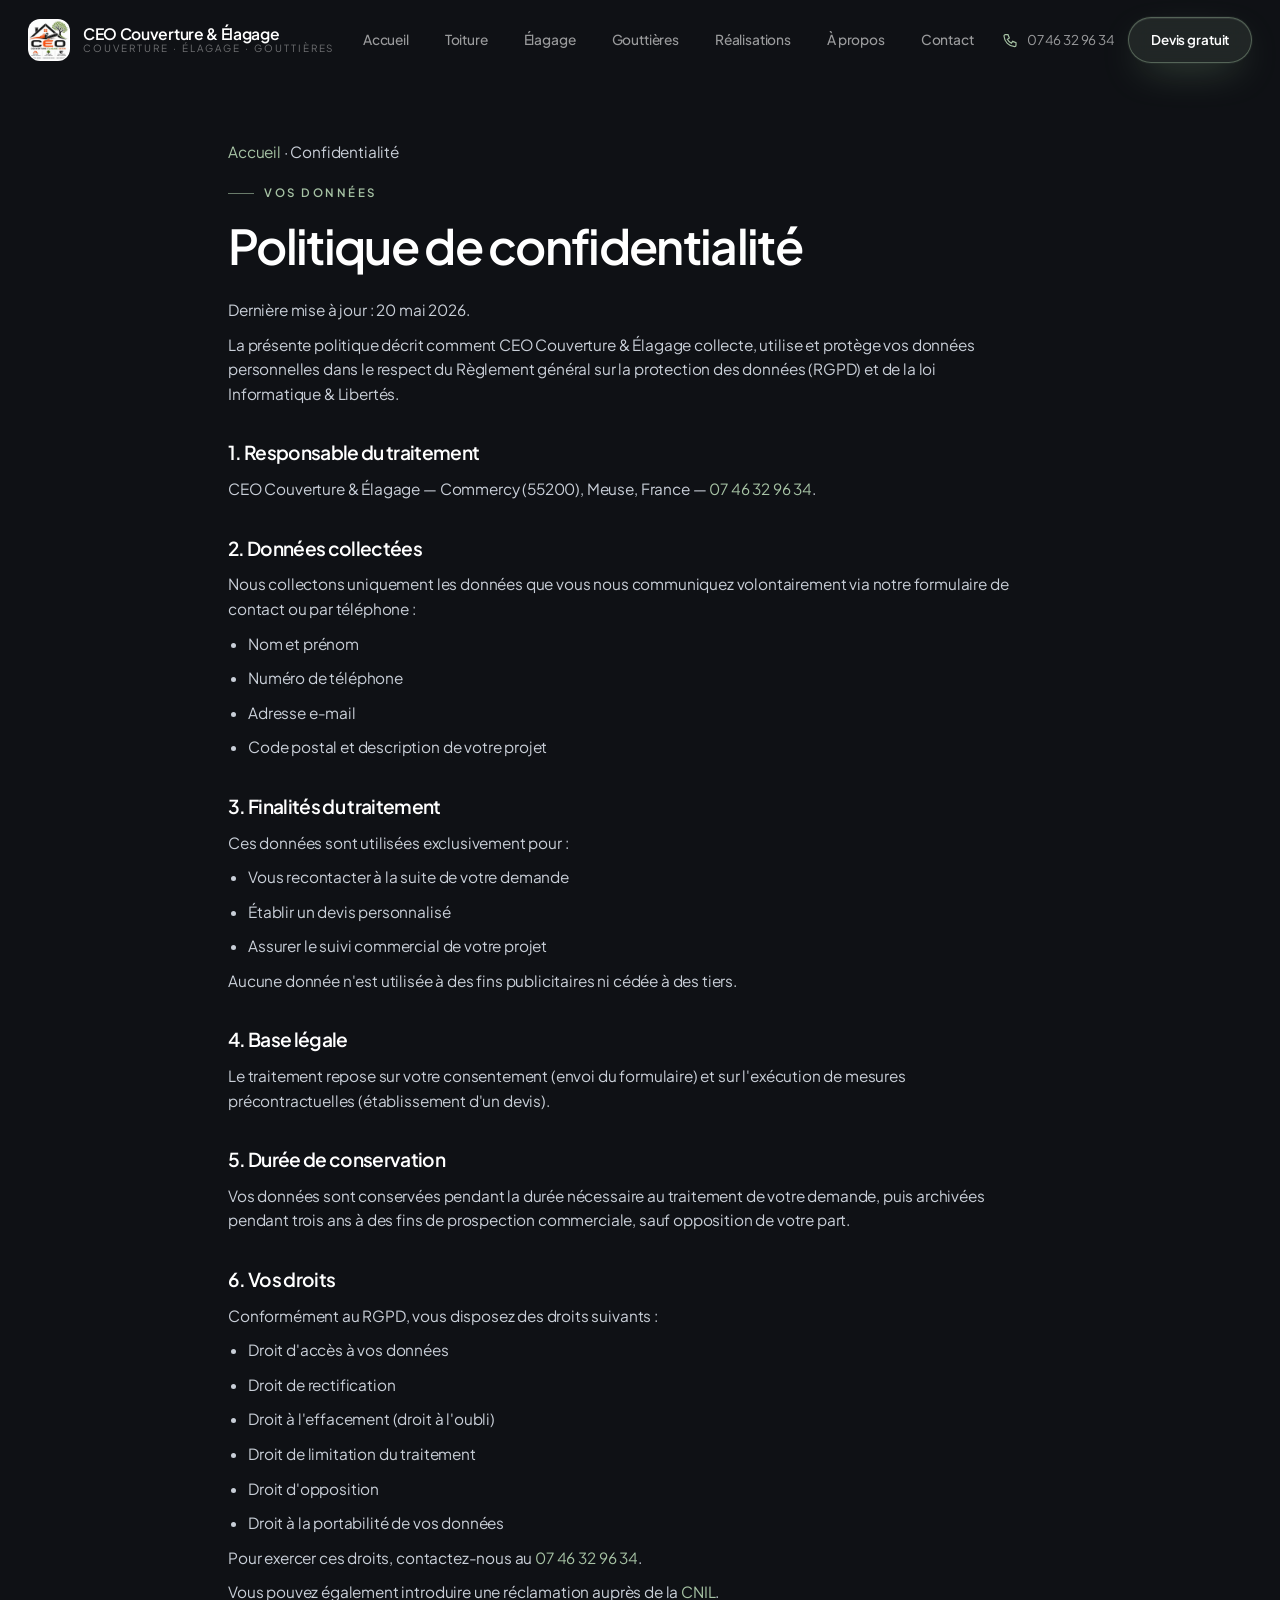
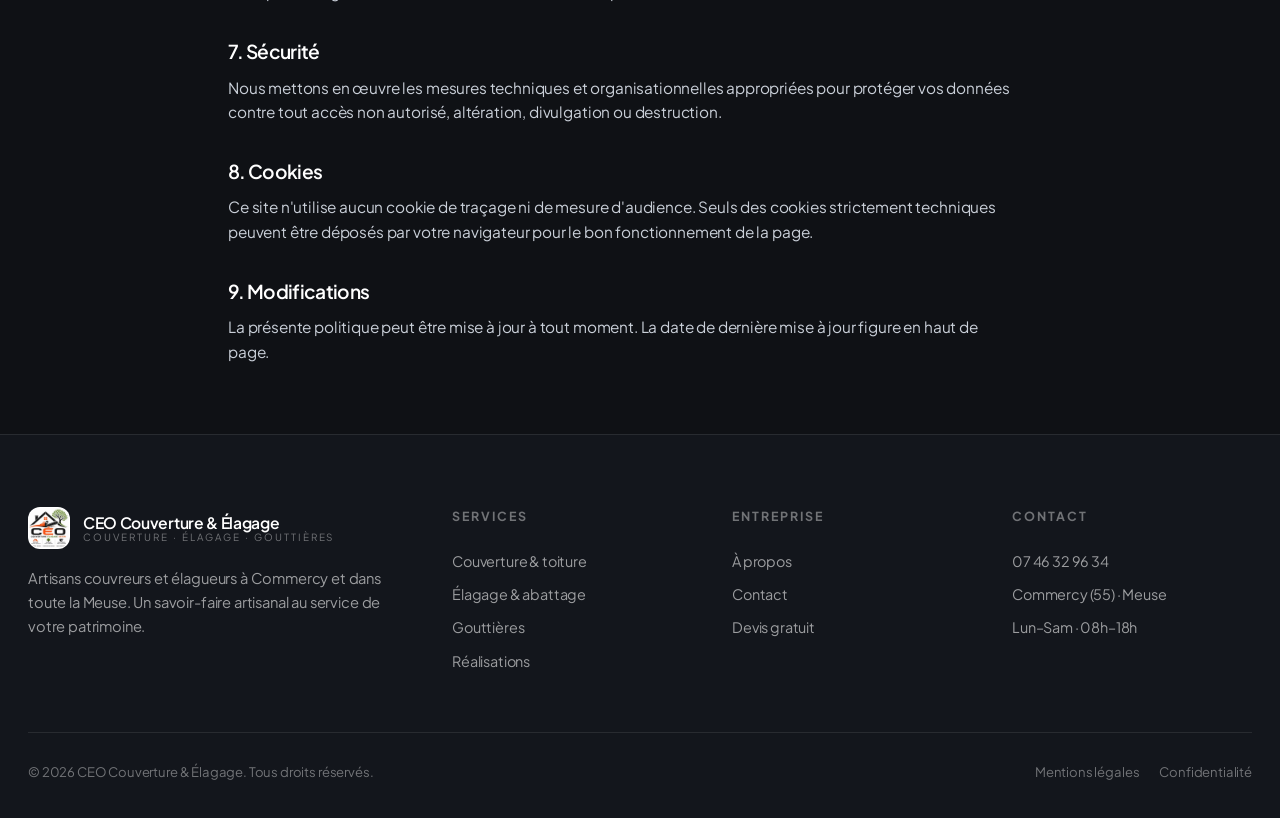
<file: confidentialite.html>
<!DOCTYPE html>
<html lang="fr">
<head>
<meta charset="UTF-8">
<meta name="viewport" content="width=device-width, initial-scale=1">
<title>Politique de confidentialité — CEO Couverture &amp; Élagage</title>
<meta name="description" content="Politique de confidentialité du site CEO Couverture &amp; Élagage. Traitement des données personnelles, cookies, droits RGPD.">
<meta name="robots" content="noindex, follow">
<link rel="canonical" href="https://www.ceo-couverture-elagage.fr/confidentialite.html">
<meta name="theme-color" content="#0F1115">
<link rel="icon" href="favicon.svg" type="image/svg+xml">
<link rel="preconnect" href="https://fonts.googleapis.com">
<link rel="preconnect" href="https://fonts.gstatic.com" crossorigin>
<link href="https://fonts.googleapis.com/css2?family=Plus+Jakarta+Sans:wght@400;500;600;700&display=swap" rel="stylesheet">
<link rel="stylesheet" href="assets/css/styles.css">
<style>
.legal{padding:140px 0 60px}
.legal h2{font-size:1.2rem;margin:36px 0 14px;color:var(--white)}
.legal p,.legal li{color:var(--silver);font-size:.96rem;margin-bottom:10px;max-width:72ch}
.legal ul{padding-left:20px;list-style:disc;color:var(--silver)}
.legal a{color:var(--sage)}
.legal a:hover{text-decoration:underline}
.legal .wrap{max-width:880px}
</style>
</head>
<body>

<header class="site-header">
  <div class="wrap wrap-wide header-inner">
    <a class="brand" href="index.html" aria-label="Accueil — CEO Couverture &amp; Élagage">
      <span class="brand-mark"><img src="assets/logo-ceo.png" alt="Logo CEO Couverture &amp; Élagage"></span>
      <span class="brand-name"><strong>CEO Couverture &amp; Élagage</strong><small>Couverture · Élagage · Gouttières</small></span>
    </a>
    <nav class="nav-main" aria-label="Navigation principale">
      <a href="index.html">Accueil</a>
      <a href="toiture.html">Toiture</a>
      <a href="elagage.html">Élagage</a>
      <a href="gouttieres.html">Gouttières</a>
      <a href="realisations.html">Réalisations</a>
      <a href="a-propos.html">À propos</a>
      <a href="contact.html">Contact</a>
    </nav>
    <div class="header-side">
      <a class="header-phone" href="tel:+33746329634">
        <svg viewBox="0 0 24 24" fill="none" stroke="currentColor" stroke-width="1.8"><path d="M5 4h4l2 5-3 2a14 14 0 0 0 6 6l2-3 5 2v4a2 2 0 0 1-2 2A17 17 0 0 1 3 6a2 2 0 0 1 2-2Z"/></svg>
        <span>07 46 32 96 34</span>
      </a>
      <a href="contact.html#devis" class="btn btn-primary header-cta">Devis gratuit</a>
      <button class="nav-toggle" aria-label="Ouvrir le menu" aria-expanded="false"><span></span><span></span><span></span></button>
    </div>
  </div>
</header>
<div class="nav-overlay" aria-hidden="true">
  <nav class="nav-overlay-links" aria-label="Navigation">
    <a href="index.html"><span class="idx">01</span>Accueil</a>
    <a href="toiture.html"><span class="idx">02</span>Toiture</a>
    <a href="elagage.html"><span class="idx">03</span>Élagage</a>
    <a href="gouttieres.html"><span class="idx">04</span>Gouttières</a>
    <a href="realisations.html"><span class="idx">05</span>Réalisations</a>
    <a href="a-propos.html"><span class="idx">06</span>À propos</a>
    <a href="contact.html"><span class="idx">07</span>Contact</a>
  </nav>
  <div class="nav-overlay-foot">CEO Couverture &amp; Élagage — Devis gratuit sous 48 h</div>
</div>

<main>
<section class="legal">
  <div class="wrap">
    <p class="crumbs"><a href="index.html">Accueil</a> · Confidentialité</p>
    <span class="eyebrow">Vos données</span>
    <h1 class="display" style="font-size:clamp(2rem,4vw,3rem);margin:18px 0 26px">Politique de confidentialité</h1>
    <p>Dernière mise à jour : 20 mai 2026.</p>
    <p>La présente politique décrit comment CEO Couverture &amp; Élagage collecte, utilise et protège vos données personnelles dans le respect du Règlement général sur la protection des données (RGPD) et de la loi Informatique &amp; Libertés.</p>

    <h2>1. Responsable du traitement</h2>
    <p>CEO Couverture &amp; Élagage — Commercy (55200), Meuse, France — <a href="tel:+33746329634">07 46 32 96 34</a>.</p>

    <h2>2. Données collectées</h2>
    <p>Nous collectons uniquement les données que vous nous communiquez volontairement via notre formulaire de contact ou par téléphone :</p>
    <ul>
      <li>Nom et prénom</li>
      <li>Numéro de téléphone</li>
      <li>Adresse e-mail</li>
      <li>Code postal et description de votre projet</li>
    </ul>

    <h2>3. Finalités du traitement</h2>
    <p>Ces données sont utilisées exclusivement pour :</p>
    <ul>
      <li>Vous recontacter à la suite de votre demande</li>
      <li>Établir un devis personnalisé</li>
      <li>Assurer le suivi commercial de votre projet</li>
    </ul>
    <p>Aucune donnée n'est utilisée à des fins publicitaires ni cédée à des tiers.</p>

    <h2>4. Base légale</h2>
    <p>Le traitement repose sur votre consentement (envoi du formulaire) et sur l'exécution de mesures précontractuelles (établissement d'un devis).</p>

    <h2>5. Durée de conservation</h2>
    <p>Vos données sont conservées pendant la durée nécessaire au traitement de votre demande, puis archivées pendant trois ans à des fins de prospection commerciale, sauf opposition de votre part.</p>

    <h2>6. Vos droits</h2>
    <p>Conformément au RGPD, vous disposez des droits suivants :</p>
    <ul>
      <li>Droit d'accès à vos données</li>
      <li>Droit de rectification</li>
      <li>Droit à l'effacement (droit à l'oubli)</li>
      <li>Droit de limitation du traitement</li>
      <li>Droit d'opposition</li>
      <li>Droit à la portabilité de vos données</li>
    </ul>
    <p>Pour exercer ces droits, contactez-nous au <a href="tel:+33746329634">07 46 32 96 34</a>.</p>
    <p>Vous pouvez également introduire une réclamation auprès de la <a href="https://www.cnil.fr" target="_blank" rel="noopener">CNIL</a>.</p>

    <h2>7. Sécurité</h2>
    <p>Nous mettons en œuvre les mesures techniques et organisationnelles appropriées pour protéger vos données contre tout accès non autorisé, altération, divulgation ou destruction.</p>

    <h2>8. Cookies</h2>
    <p>Ce site n'utilise aucun cookie de traçage ni de mesure d'audience. Seuls des cookies strictement techniques peuvent être déposés par votre navigateur pour le bon fonctionnement de la page.</p>

    <h2>9. Modifications</h2>
    <p>La présente politique peut être mise à jour à tout moment. La date de dernière mise à jour figure en haut de page.</p>
  </div>
</section>
</main>

<footer class="site-footer">
  <div class="wrap wrap-wide">
    <div class="footer-top">
      <div class="footer-brand">
        <a class="brand" href="index.html">
          <span class="brand-mark"><img src="assets/logo-ceo.png" alt="Logo CEO Couverture &amp; Élagage"></span>
          <span class="brand-name"><strong>CEO Couverture &amp; Élagage</strong><small>Couverture · Élagage · Gouttières</small></span>
        </a>
        <p>Artisans couvreurs et élagueurs à Commercy et dans toute la Meuse. Un savoir-faire artisanal au service de votre patrimoine.</p>
      </div>
      <div class="footer-col">
        <h4>Services</h4>
        <a href="toiture.html">Couverture &amp; toiture</a>
        <a href="elagage.html">Élagage &amp; abattage</a>
        <a href="gouttieres.html">Gouttières</a>
        <a href="realisations.html">Réalisations</a>
      </div>
      <div class="footer-col">
        <h4>Entreprise</h4>
        <a href="a-propos.html">À propos</a>
        <a href="contact.html">Contact</a>
        <a href="contact.html#devis">Devis gratuit</a>
      </div>
      <div class="footer-col">
        <h4>Contact</h4>
        <a href="tel:+33746329634">07 46 32 96 34</a>
        <p>Commercy (55) · Meuse</p>
        <p>Lun–Sam · 08h–18h</p>
      </div>
    </div>
    <div class="footer-bottom">
      <p>© <span id="year">2026</span> CEO Couverture &amp; Élagage. Tous droits réservés.</p>
      <div class="fb-links">
        <a href="mentions-legales.html">Mentions légales</a>
        <a href="confidentialite.html">Confidentialité</a>
      </div>
    </div>
  </div>
</footer>

<script src="assets/js/main.js"></script>
</body>
</html>
</file>
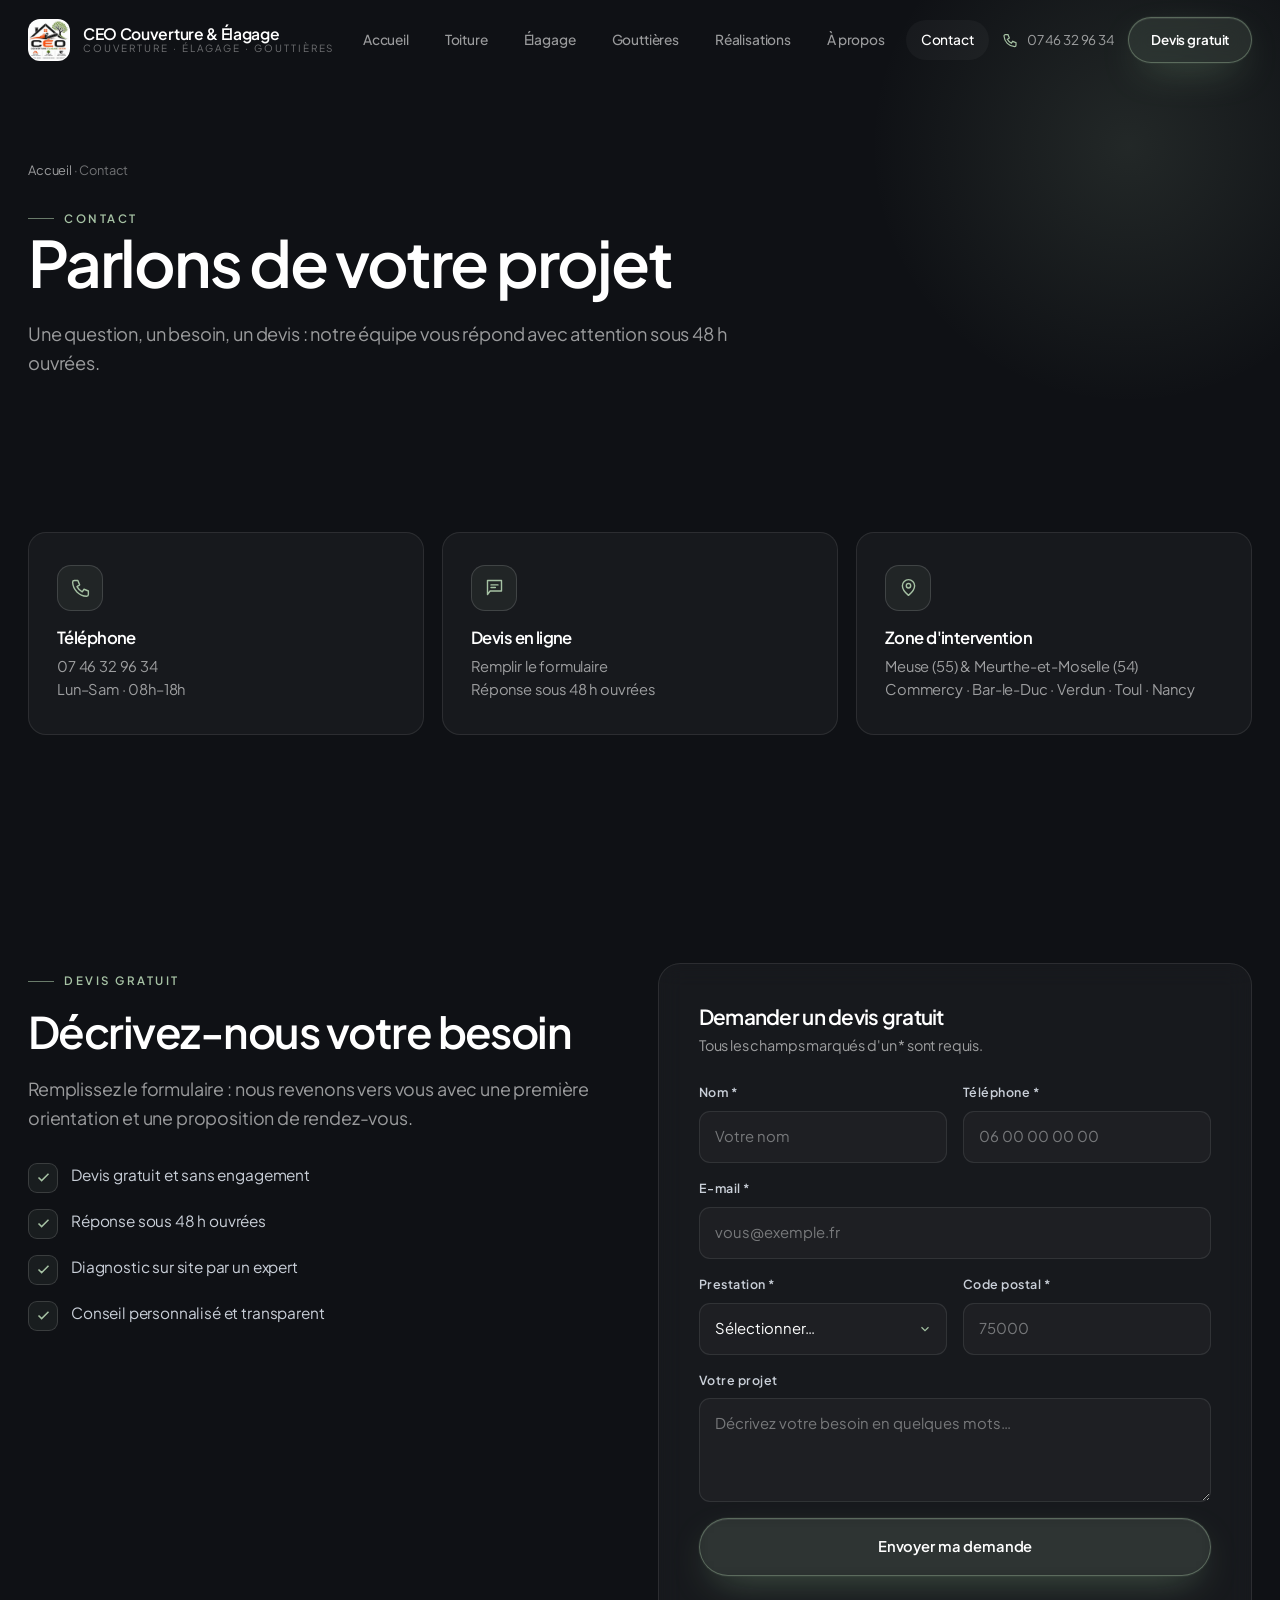
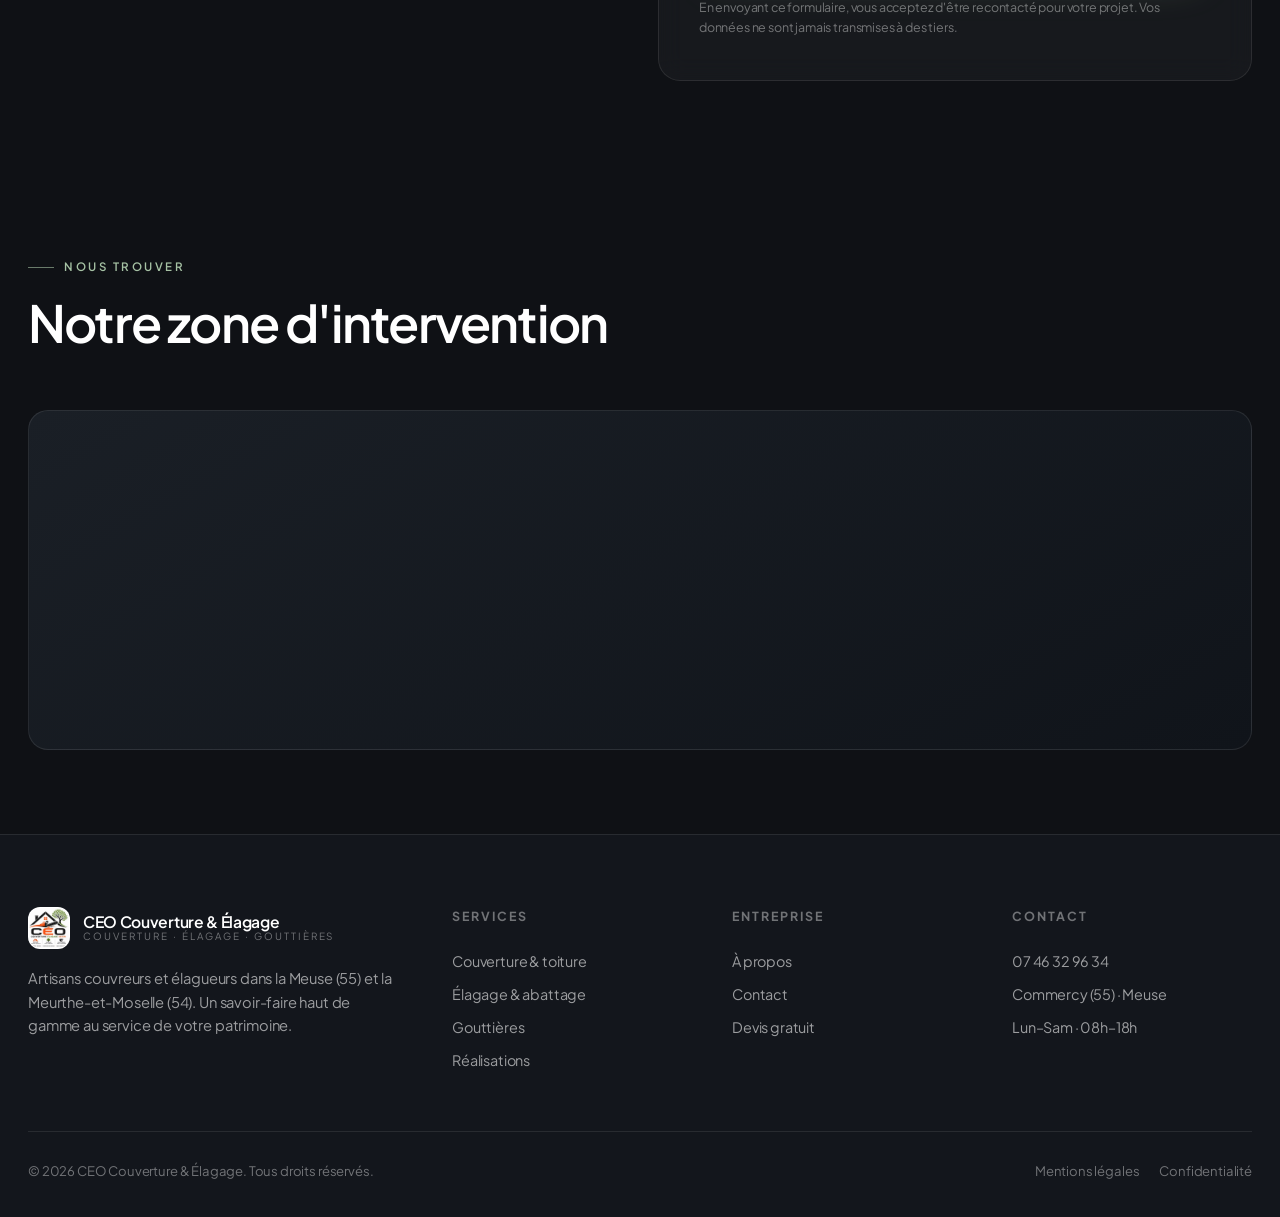
<file: contact.html>
<!DOCTYPE html>
<html lang="fr">
<head>
<meta charset="UTF-8">
<meta name="viewport" content="width=device-width, initial-scale=1">
<title>Contact &amp; devis gratuit — couvreur Meuse (55) et 54 | CEO Couverture</title>
<meta name="description" content="Demandez votre devis gratuit de couverture, élagage ou gouttières en Meuse (55) et Meurthe-et-Moselle (54). ☎ 07 46 32 96 34, réponse sous 48 h.">
<meta name="keywords" content="contact couvreur Meuse, devis couvreur 55, devis couvreur 54, devis gratuit toiture Meuse, devis élagage Meuse, couvreur Meurthe-et-Moselle, 07 46 32 96 34, contact CEO Couverture">
<meta name="robots" content="index, follow, max-image-preview:large">
<meta name="geo.region" content="FR-55">
<meta name="geo.region" content="FR-54">
<meta name="geo.placename" content="Commercy, Meuse">
<meta name="geo.position" content="48.7625;5.5933">
<meta name="ICBM" content="48.7625, 5.5933">
<link rel="canonical" href="https://www.ceo-couverture-elagage.fr/contact.html">
<link rel="alternate" hreflang="fr-FR" href="https://www.ceo-couverture-elagage.fr/contact.html">
<meta property="og:type" content="website">
<meta property="og:site_name" content="CEO Couverture &amp; Élagage">
<meta property="og:title" content="Contact — Devis gratuit couvreur Meuse (55) et Meurthe-et-Moselle (54)">
<meta property="og:description" content="Devis gratuit en couverture, élagage ou gouttières dans la Meuse (55) et la Meurthe-et-Moselle (54). ☎ 07 46 32 96 34">
<meta property="og:url" content="https://www.ceo-couverture-elagage.fr/contact.html">
<meta property="og:locale" content="fr_FR">
<meta property="og:image" content="https://www.ceo-couverture-elagage.fr/assets/logo-ceo.png">
<meta name="twitter:card" content="summary_large_image">
<meta name="theme-color" content="#0F1115">
<link rel="icon" href="favicon.svg" type="image/svg+xml">
<link rel="preconnect" href="https://fonts.googleapis.com">
<link rel="preconnect" href="https://fonts.gstatic.com" crossorigin>
<link href="https://fonts.googleapis.com/css2?family=Plus+Jakarta+Sans:wght@400;500;600;700&display=swap" rel="stylesheet">
<link rel="stylesheet" href="assets/css/styles.css">
<script type="application/ld+json">
{
  "@context": "https://schema.org",
  "@type": "ContactPage",
  "name": "Contact — CEO Couverture & Élagage",
  "url": "https://www.ceo-couverture-elagage.fr/contact.html",
  "inLanguage": "fr-FR",
  "about": { "@id": "https://www.ceo-couverture-elagage.fr/#business" }
}
</script>
<script type="application/ld+json">
{
  "@context": "https://schema.org",
  "@type": "BreadcrumbList",
  "itemListElement": [
    { "@type": "ListItem", "position": 1, "name": "Accueil", "item": "https://www.ceo-couverture-elagage.fr/" },
    { "@type": "ListItem", "position": 2, "name": "Contact", "item": "https://www.ceo-couverture-elagage.fr/contact.html" }
  ]
}
</script>
</head>
<body>

<header class="site-header">
  <div class="wrap wrap-wide header-inner">
    <a class="brand" href="index.html" aria-label="Accueil — CEO Couverture &amp; Élagage">
      <span class="brand-mark"><img src="assets/logo-ceo.png" alt="Logo CEO Couverture &amp; Élagage"></span>
      <span class="brand-name"><strong>CEO Couverture &amp; Élagage</strong><small>Couverture · Élagage · Gouttières</small></span>
    </a>
    <nav class="nav-main" aria-label="Navigation principale">
      <a href="index.html">Accueil</a>
      <a href="toiture.html">Toiture</a>
      <a href="elagage.html">Élagage</a>
      <a href="gouttieres.html">Gouttières</a>
      <a href="realisations.html">Réalisations</a>
      <a href="a-propos.html">À propos</a>
      <a href="contact.html" class="current" aria-current="page">Contact</a>
    </nav>
    <div class="header-side">
      <a class="header-phone" href="tel:+33746329634">
        <svg viewBox="0 0 24 24" fill="none" stroke="currentColor" stroke-width="1.8"><path d="M5 4h4l2 5-3 2a14 14 0 0 0 6 6l2-3 5 2v4a2 2 0 0 1-2 2A17 17 0 0 1 3 6a2 2 0 0 1 2-2Z"/></svg>
        <span>07 46 32 96 34</span>
      </a>
      <a href="contact.html#devis" class="btn btn-primary header-cta">Devis gratuit</a>
      <button class="nav-toggle" aria-label="Ouvrir le menu" aria-expanded="false"><span></span><span></span><span></span></button>
    </div>
  </div>
</header>
<div class="nav-overlay" aria-hidden="true">
  <nav class="nav-overlay-links" aria-label="Navigation">
    <a href="index.html"><span class="idx">01</span>Accueil</a>
    <a href="toiture.html"><span class="idx">02</span>Toiture</a>
    <a href="elagage.html"><span class="idx">03</span>Élagage</a>
    <a href="gouttieres.html"><span class="idx">04</span>Gouttières</a>
    <a href="realisations.html"><span class="idx">05</span>Réalisations</a>
    <a href="a-propos.html"><span class="idx">06</span>À propos</a>
    <a href="contact.html"><span class="idx">07</span>Contact</a>
  </nav>
  <div class="nav-overlay-foot">CEO Couverture &amp; Élagage — Devis gratuit sous 48 h</div>
</div>

<main>

<section class="page-hero">
  <div class="wrap wrap-wide">
    <p class="crumbs" data-reveal><a href="index.html">Accueil</a> · Contact</p>
    <span class="eyebrow" data-reveal>Contact</span>
    <h1 data-reveal data-reveal-d="1">Parlons de votre projet</h1>
    <p class="lead" data-reveal data-reveal-d="2">Une question, un besoin, un devis : notre équipe vous répond avec attention sous 48 h ouvrées.</p>
  </div>
</section>

<section class="section-pad-sm">
  <div class="wrap wrap-wide">
    <div class="contact-grid">
      <article class="contact-card" data-reveal data-reveal-d="1">
        <span class="bento-ico"><svg viewBox="0 0 24 24" fill="none" stroke="currentColor" stroke-width="1.6" stroke-linejoin="round" stroke-linecap="round"><path d="M5 4h4l2 5-3 2a14 14 0 0 0 6 6l2-3 5 2v4a2 2 0 0 1-2 2A17 17 0 0 1 3 6a2 2 0 0 1 2-2Z"/></svg></span>
        <h3>Téléphone</h3>
        <a href="tel:+33746329634">07 46 32 96 34</a>
        <p>Lun–Sam · 08h–18h</p>
      </article>
      <article class="contact-card" data-reveal data-reveal-d="2">
        <span class="bento-ico"><svg viewBox="0 0 24 24" fill="none" stroke="currentColor" stroke-width="1.6" stroke-linejoin="round" stroke-linecap="round"><path d="M4 4h16v12H7l-3 4Z"/><path d="M8 9h8M8 12h5"/></svg></span>
        <h3>Devis en ligne</h3>
        <a href="#devis">Remplir le formulaire</a>
        <p>Réponse sous 48 h ouvrées</p>
      </article>
      <article class="contact-card" data-reveal data-reveal-d="3">
        <span class="bento-ico"><svg viewBox="0 0 24 24" fill="none" stroke="currentColor" stroke-width="1.6" stroke-linejoin="round" stroke-linecap="round"><path d="M12 21s7-5.7 7-11a7 7 0 0 0-14 0c0 5.3 7 11 7 11Z"/><circle cx="12" cy="10" r="2.5"/></svg></span>
        <h3>Zone d'intervention</h3>
        <p>Meuse (55) &amp; Meurthe-et-Moselle (54)</p>
        <p>Commercy · Bar-le-Duc · Verdun · Toul · Nancy</p>
      </article>
    </div>
  </div>
</section>

<section class="section-pad-sm" id="devis">
  <div class="wrap wrap-wide">
    <div class="elig">
      <div class="elig-aside" data-reveal>
        <span class="eyebrow">Devis gratuit</span>
        <h2>Décrivez-nous votre besoin</h2>
        <p class="lead">Remplissez le formulaire : nous revenons vers vous avec une première orientation et une proposition de rendez-vous.</p>
        <ul class="elig-list">
          <li><span class="dot"><svg viewBox="0 0 24 24" fill="none" stroke="currentColor" stroke-width="2.4"><path d="M20 6 9 17l-5-5"/></svg></span>Devis gratuit et sans engagement</li>
          <li><span class="dot"><svg viewBox="0 0 24 24" fill="none" stroke="currentColor" stroke-width="2.4"><path d="M20 6 9 17l-5-5"/></svg></span>Réponse sous 48 h ouvrées</li>
          <li><span class="dot"><svg viewBox="0 0 24 24" fill="none" stroke="currentColor" stroke-width="2.4"><path d="M20 6 9 17l-5-5"/></svg></span>Diagnostic sur site par un expert</li>
          <li><span class="dot"><svg viewBox="0 0 24 24" fill="none" stroke="currentColor" stroke-width="2.4"><path d="M20 6 9 17l-5-5"/></svg></span>Conseil personnalisé et transparent</li>
        </ul>
      </div>
      <div class="form-card" data-reveal data-reveal-d="1">
        <h3>Demander un devis gratuit</h3>
        <p class="form-intro">Tous les champs marqués d'un * sont requis.</p>
        <form class="form-grid" data-quote-form action="https://formsubmit.co/ceo.couverture.elagage@gmail.com" method="POST" novalidate>
          <input type="hidden" name="_subject" value="Nouvelle demande de devis — site CEO Couverture &amp; Élagage">
          <input type="hidden" name="_template" value="table">
          <input type="hidden" name="_captcha" value="false">
          <input type="text" name="_honey" tabindex="-1" autocomplete="off" aria-hidden="true" style="position:absolute;left:-9999px;width:1px;height:1px;opacity:0">
          <div class="field"><label for="f-nom">Nom *</label><input id="f-nom" name="nom" type="text" placeholder="Votre nom" required></div>
          <div class="field"><label for="f-tel">Téléphone *</label><input id="f-tel" name="tel" type="tel" placeholder="06 00 00 00 00" required></div>
          <div class="field col-2"><label for="f-mail">E-mail *</label><input id="f-mail" name="email" type="email" placeholder="vous@exemple.fr" required></div>
          <div class="field"><label for="f-svc">Prestation *</label>
            <select id="f-svc" name="prestation" required>
              <option value="">Sélectionner…</option>
              <option>Couverture / Toiture</option>
              <option>Élagage / Abattage</option>
              <option>Gouttières</option>
              <option>Plusieurs prestations</option>
            </select>
          </div>
          <div class="field"><label for="f-cp">Code postal *</label><input id="f-cp" name="cp" type="text" inputmode="numeric" placeholder="75000" required></div>
          <div class="field col-2"><label for="f-msg">Votre projet</label><textarea id="f-msg" name="message" placeholder="Décrivez votre besoin en quelques mots…"></textarea></div>
          <p class="form-msg" hidden role="status"></p>
          <div class="field col-2"><button type="submit" class="btn btn-primary btn-block">Envoyer ma demande</button></div>
          <p class="form-foot">En envoyant ce formulaire, vous acceptez d&#39;être recontacté pour votre projet. Vos données ne sont jamais transmises à des tiers.</p>
        </form>
      </div>
    </div>
  </div>
</section>

<section class="section-pad-sm">
  <div class="wrap wrap-wide">
    <div class="section-head" data-reveal>
      <span class="eyebrow">Nous trouver</span>
      <h2 class="h-section">Notre zone d'intervention</h2>
    </div>
    <div class="map-frame" data-reveal>
      <iframe title="Carte de Commercy et alentours" loading="lazy" referrerpolicy="no-referrer-when-downgrade" src="https://www.openstreetmap.org/export/embed.html?bbox=5.45%2C48.68%2C5.74%2C48.84&amp;layer=mapnik&amp;marker=48.7625%2C5.5933" style="border:0;width:100%;height:100%;display:block"></iframe>
    </div>
  </div>
</section>

</main>

<footer class="site-footer">
  <div class="wrap wrap-wide">
    <div class="footer-top">
      <div class="footer-brand">
        <a class="brand" href="index.html">
          <span class="brand-mark"><img src="assets/logo-ceo.png" alt="Logo CEO Couverture &amp; Élagage"></span>
          <span class="brand-name"><strong>CEO Couverture &amp; Élagage</strong><small>Couverture · Élagage · Gouttières</small></span>
        </a>
        <p>Artisans couvreurs et élagueurs dans la Meuse (55) et la Meurthe-et-Moselle (54). Un savoir-faire haut de gamme au service de votre patrimoine.</p>
      </div>
      <div class="footer-col">
        <h4>Services</h4>
        <a href="toiture.html">Couverture &amp; toiture</a>
        <a href="elagage.html">Élagage &amp; abattage</a>
        <a href="gouttieres.html">Gouttières</a>
        <a href="realisations.html">Réalisations</a>
      </div>
      <div class="footer-col">
        <h4>Entreprise</h4>
        <a href="a-propos.html">À propos</a>
        <a href="contact.html">Contact</a>
        <a href="contact.html#devis">Devis gratuit</a>
      </div>
      <div class="footer-col">
        <h4>Contact</h4>
        <a href="tel:+33746329634">07 46 32 96 34</a>
        <p>Commercy (55) · Meuse</p>
        <p>Lun–Sam · 08h–18h</p>
      </div>
    </div>
    <div class="footer-bottom">
      <p>© <span id="year">2026</span> CEO Couverture &amp; Élagage. Tous droits réservés.</p>
      <div class="fb-links">
        <a href="mentions-legales.html">Mentions légales</a>
        <a href="confidentialite.html">Confidentialité</a>
      </div>
    </div>
  </div>
</footer>

<script src="assets/js/main.js"></script>
</body>
</html>
</file>
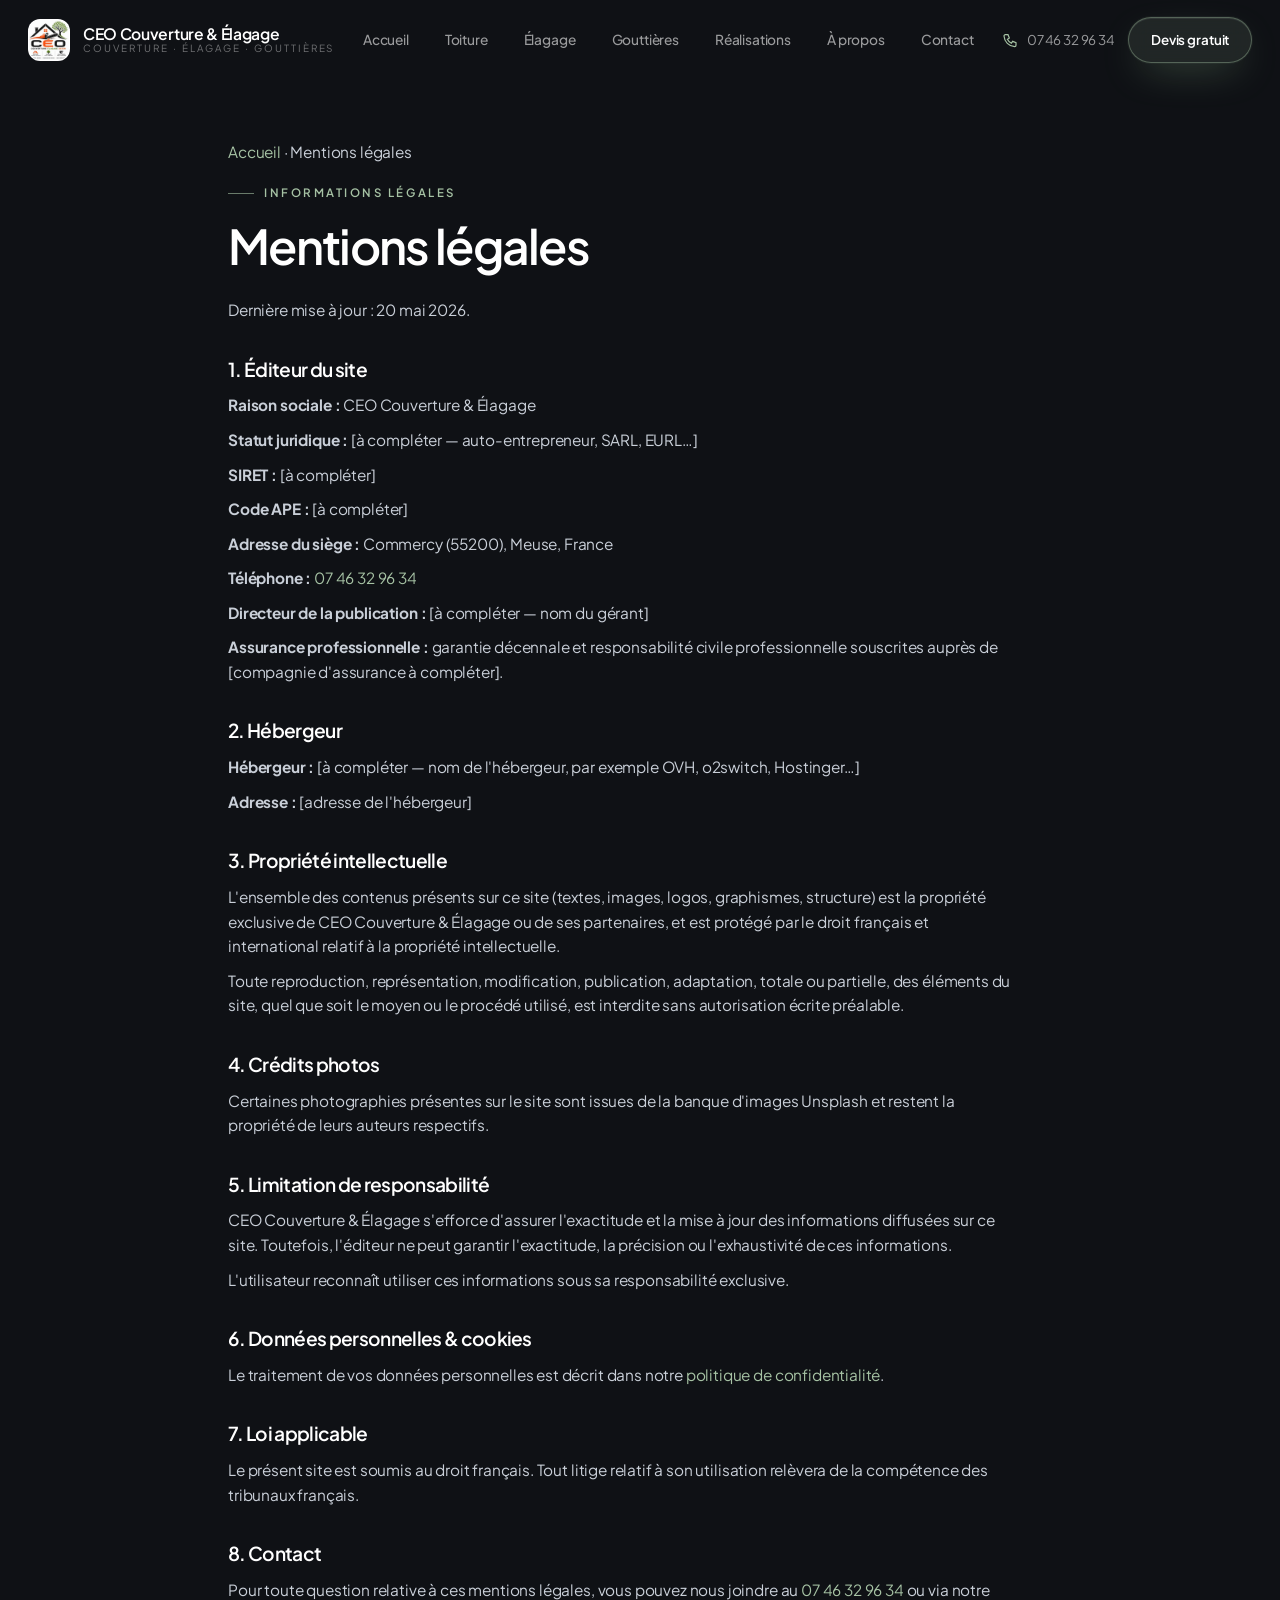
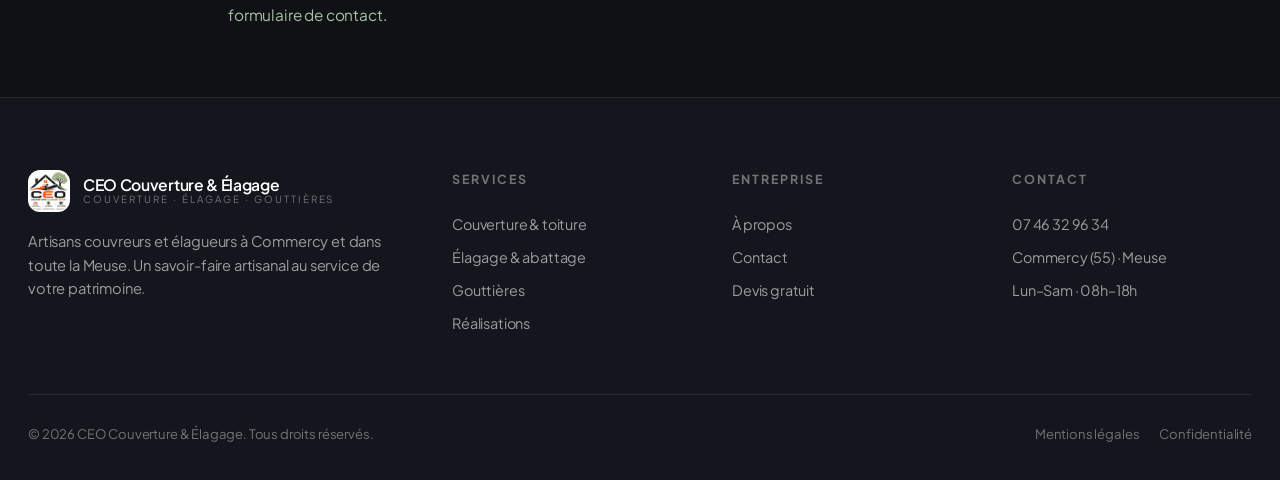
<file: mentions-legales.html>
<!DOCTYPE html>
<html lang="fr">
<head>
<meta charset="UTF-8">
<meta name="viewport" content="width=device-width, initial-scale=1">
<title>Mentions légales — CEO Couverture &amp; Élagage</title>
<meta name="description" content="Mentions légales du site CEO Couverture &amp; Élagage, couvreur et élagueur à Commercy (Meuse).">
<meta name="robots" content="noindex, follow">
<link rel="canonical" href="https://www.ceo-couverture-elagage.fr/mentions-legales.html">
<meta name="theme-color" content="#0F1115">
<link rel="icon" href="favicon.svg" type="image/svg+xml">
<link rel="preconnect" href="https://fonts.googleapis.com">
<link rel="preconnect" href="https://fonts.gstatic.com" crossorigin>
<link href="https://fonts.googleapis.com/css2?family=Plus+Jakarta+Sans:wght@400;500;600;700&display=swap" rel="stylesheet">
<link rel="stylesheet" href="assets/css/styles.css">
<style>
.legal{padding:140px 0 60px}
.legal h2{font-size:1.2rem;margin:36px 0 14px;color:var(--white)}
.legal p,.legal li{color:var(--silver);font-size:.96rem;margin-bottom:10px;max-width:72ch}
.legal ul{padding-left:20px;list-style:disc;color:var(--silver)}
.legal a{color:var(--sage)}
.legal a:hover{text-decoration:underline}
.legal .wrap{max-width:880px}
</style>
</head>
<body>

<header class="site-header">
  <div class="wrap wrap-wide header-inner">
    <a class="brand" href="index.html" aria-label="Accueil — CEO Couverture &amp; Élagage">
      <span class="brand-mark"><img src="assets/logo-ceo.png" alt="Logo CEO Couverture &amp; Élagage"></span>
      <span class="brand-name"><strong>CEO Couverture &amp; Élagage</strong><small>Couverture · Élagage · Gouttières</small></span>
    </a>
    <nav class="nav-main" aria-label="Navigation principale">
      <a href="index.html">Accueil</a>
      <a href="toiture.html">Toiture</a>
      <a href="elagage.html">Élagage</a>
      <a href="gouttieres.html">Gouttières</a>
      <a href="realisations.html">Réalisations</a>
      <a href="a-propos.html">À propos</a>
      <a href="contact.html">Contact</a>
    </nav>
    <div class="header-side">
      <a class="header-phone" href="tel:+33746329634">
        <svg viewBox="0 0 24 24" fill="none" stroke="currentColor" stroke-width="1.8"><path d="M5 4h4l2 5-3 2a14 14 0 0 0 6 6l2-3 5 2v4a2 2 0 0 1-2 2A17 17 0 0 1 3 6a2 2 0 0 1 2-2Z"/></svg>
        <span>07 46 32 96 34</span>
      </a>
      <a href="contact.html#devis" class="btn btn-primary header-cta">Devis gratuit</a>
      <button class="nav-toggle" aria-label="Ouvrir le menu" aria-expanded="false"><span></span><span></span><span></span></button>
    </div>
  </div>
</header>
<div class="nav-overlay" aria-hidden="true">
  <nav class="nav-overlay-links" aria-label="Navigation">
    <a href="index.html"><span class="idx">01</span>Accueil</a>
    <a href="toiture.html"><span class="idx">02</span>Toiture</a>
    <a href="elagage.html"><span class="idx">03</span>Élagage</a>
    <a href="gouttieres.html"><span class="idx">04</span>Gouttières</a>
    <a href="realisations.html"><span class="idx">05</span>Réalisations</a>
    <a href="a-propos.html"><span class="idx">06</span>À propos</a>
    <a href="contact.html"><span class="idx">07</span>Contact</a>
  </nav>
  <div class="nav-overlay-foot">CEO Couverture &amp; Élagage — Devis gratuit sous 48 h</div>
</div>

<main>
<section class="legal">
  <div class="wrap">
    <p class="crumbs"><a href="index.html">Accueil</a> · Mentions légales</p>
    <span class="eyebrow">Informations légales</span>
    <h1 class="display" style="font-size:clamp(2rem,4vw,3rem);margin:18px 0 26px">Mentions légales</h1>
    <p>Dernière mise à jour : 20 mai 2026.</p>

    <h2>1. Éditeur du site</h2>
    <p><strong>Raison sociale :</strong> CEO Couverture &amp; Élagage</p>
    <p><strong>Statut juridique :</strong> [à compléter — auto-entrepreneur, SARL, EURL…]</p>
    <p><strong>SIRET :</strong> [à compléter]</p>
    <p><strong>Code APE :</strong> [à compléter]</p>
    <p><strong>Adresse du siège :</strong> Commercy (55200), Meuse, France</p>
    <p><strong>Téléphone :</strong> <a href="tel:+33746329634">07 46 32 96 34</a></p>
    <p><strong>Directeur de la publication :</strong> [à compléter — nom du gérant]</p>
    <p><strong>Assurance professionnelle :</strong> garantie décennale et responsabilité civile professionnelle souscrites auprès de [compagnie d'assurance à compléter].</p>

    <h2>2. Hébergeur</h2>
    <p><strong>Hébergeur :</strong> [à compléter — nom de l'hébergeur, par exemple OVH, o2switch, Hostinger…]</p>
    <p><strong>Adresse :</strong> [adresse de l'hébergeur]</p>

    <h2>3. Propriété intellectuelle</h2>
    <p>L'ensemble des contenus présents sur ce site (textes, images, logos, graphismes, structure) est la propriété exclusive de CEO Couverture &amp; Élagage ou de ses partenaires, et est protégé par le droit français et international relatif à la propriété intellectuelle.</p>
    <p>Toute reproduction, représentation, modification, publication, adaptation, totale ou partielle, des éléments du site, quel que soit le moyen ou le procédé utilisé, est interdite sans autorisation écrite préalable.</p>

    <h2>4. Crédits photos</h2>
    <p>Certaines photographies présentes sur le site sont issues de la banque d'images Unsplash et restent la propriété de leurs auteurs respectifs.</p>

    <h2>5. Limitation de responsabilité</h2>
    <p>CEO Couverture &amp; Élagage s'efforce d'assurer l'exactitude et la mise à jour des informations diffusées sur ce site. Toutefois, l'éditeur ne peut garantir l'exactitude, la précision ou l'exhaustivité de ces informations.</p>
    <p>L'utilisateur reconnaît utiliser ces informations sous sa responsabilité exclusive.</p>

    <h2>6. Données personnelles &amp; cookies</h2>
    <p>Le traitement de vos données personnelles est décrit dans notre <a href="confidentialite.html">politique de confidentialité</a>.</p>

    <h2>7. Loi applicable</h2>
    <p>Le présent site est soumis au droit français. Tout litige relatif à son utilisation relèvera de la compétence des tribunaux français.</p>

    <h2>8. Contact</h2>
    <p>Pour toute question relative à ces mentions légales, vous pouvez nous joindre au <a href="tel:+33746329634">07 46 32 96 34</a> ou via notre <a href="contact.html">formulaire de contact</a>.</p>
  </div>
</section>
</main>

<footer class="site-footer">
  <div class="wrap wrap-wide">
    <div class="footer-top">
      <div class="footer-brand">
        <a class="brand" href="index.html">
          <span class="brand-mark"><img src="assets/logo-ceo.png" alt="Logo CEO Couverture &amp; Élagage"></span>
          <span class="brand-name"><strong>CEO Couverture &amp; Élagage</strong><small>Couverture · Élagage · Gouttières</small></span>
        </a>
        <p>Artisans couvreurs et élagueurs à Commercy et dans toute la Meuse. Un savoir-faire artisanal au service de votre patrimoine.</p>
      </div>
      <div class="footer-col">
        <h4>Services</h4>
        <a href="toiture.html">Couverture &amp; toiture</a>
        <a href="elagage.html">Élagage &amp; abattage</a>
        <a href="gouttieres.html">Gouttières</a>
        <a href="realisations.html">Réalisations</a>
      </div>
      <div class="footer-col">
        <h4>Entreprise</h4>
        <a href="a-propos.html">À propos</a>
        <a href="contact.html">Contact</a>
        <a href="contact.html#devis">Devis gratuit</a>
      </div>
      <div class="footer-col">
        <h4>Contact</h4>
        <a href="tel:+33746329634">07 46 32 96 34</a>
        <p>Commercy (55) · Meuse</p>
        <p>Lun–Sam · 08h–18h</p>
      </div>
    </div>
    <div class="footer-bottom">
      <p>© <span id="year">2026</span> CEO Couverture &amp; Élagage. Tous droits réservés.</p>
      <div class="fb-links">
        <a href="mentions-legales.html">Mentions légales</a>
        <a href="confidentialite.html">Confidentialité</a>
      </div>
    </div>
  </div>
</footer>

<script src="assets/js/main.js"></script>
</body>
</html>
</file>
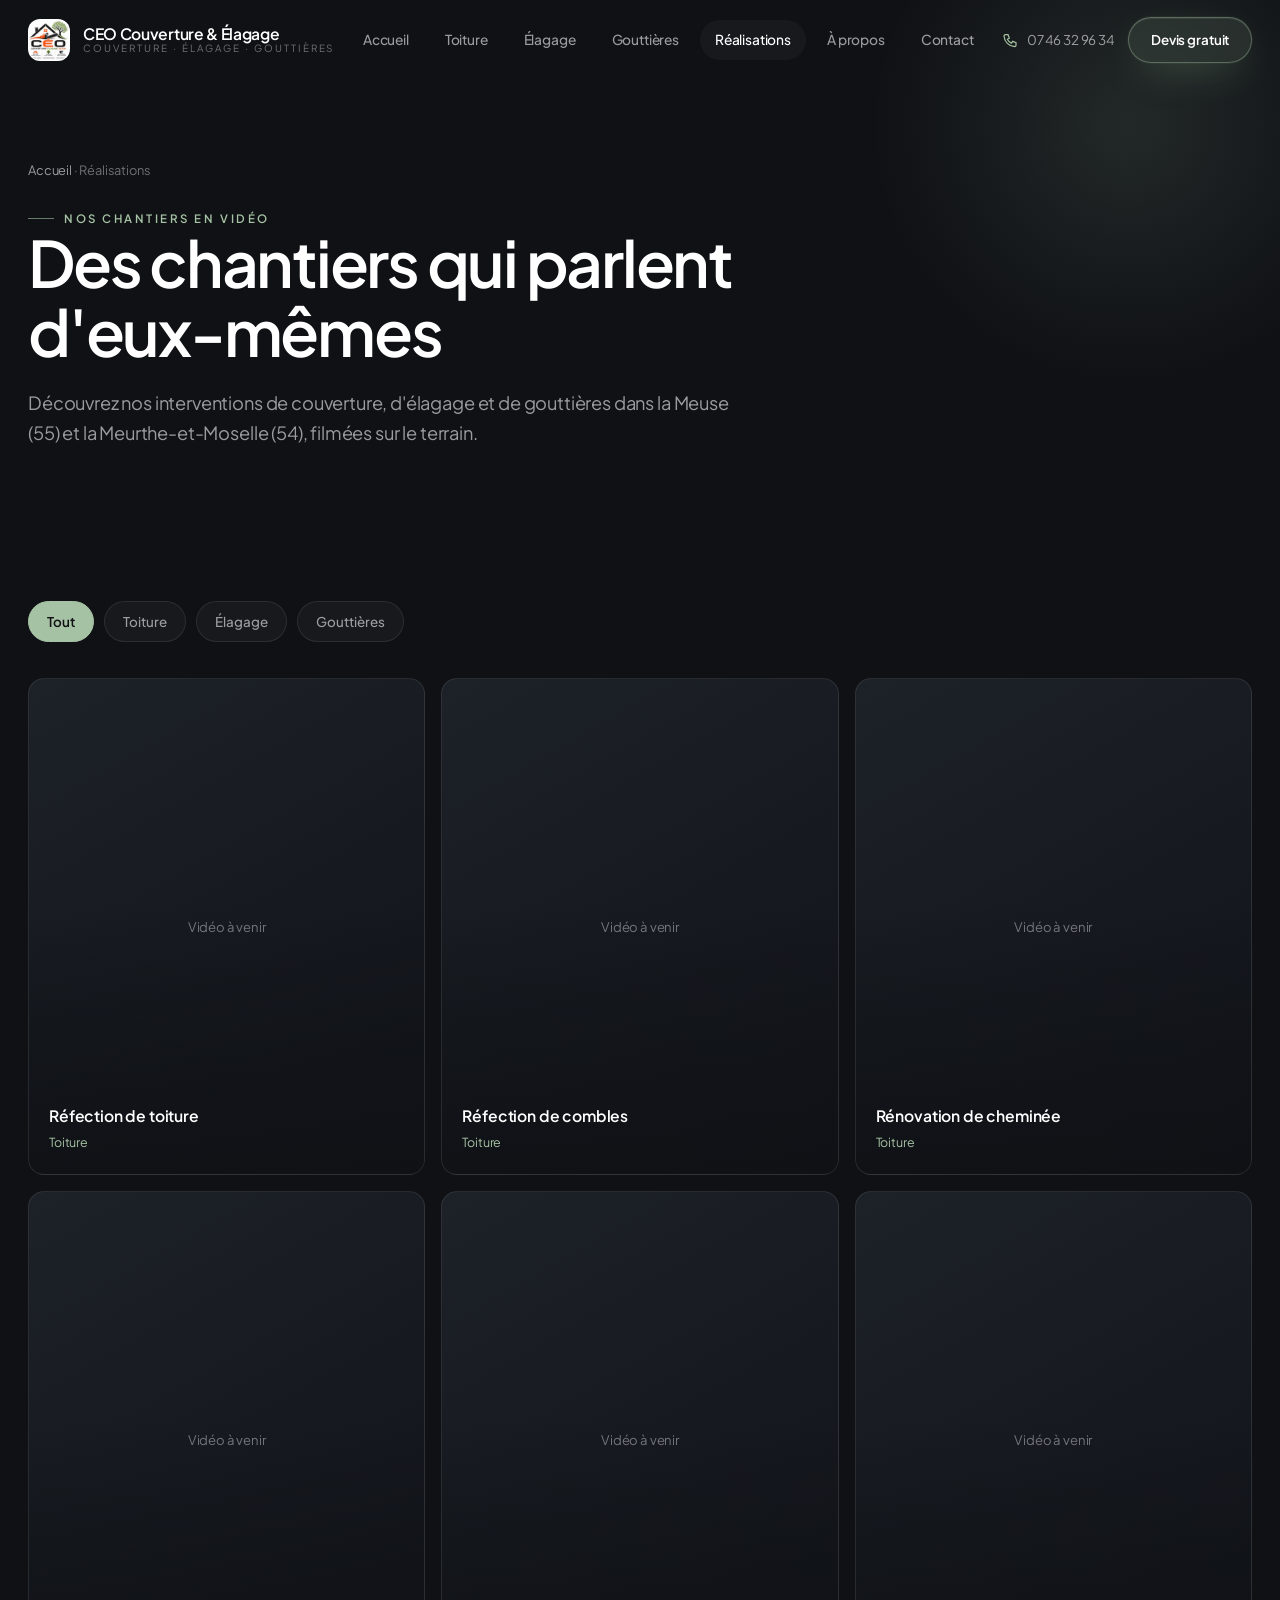
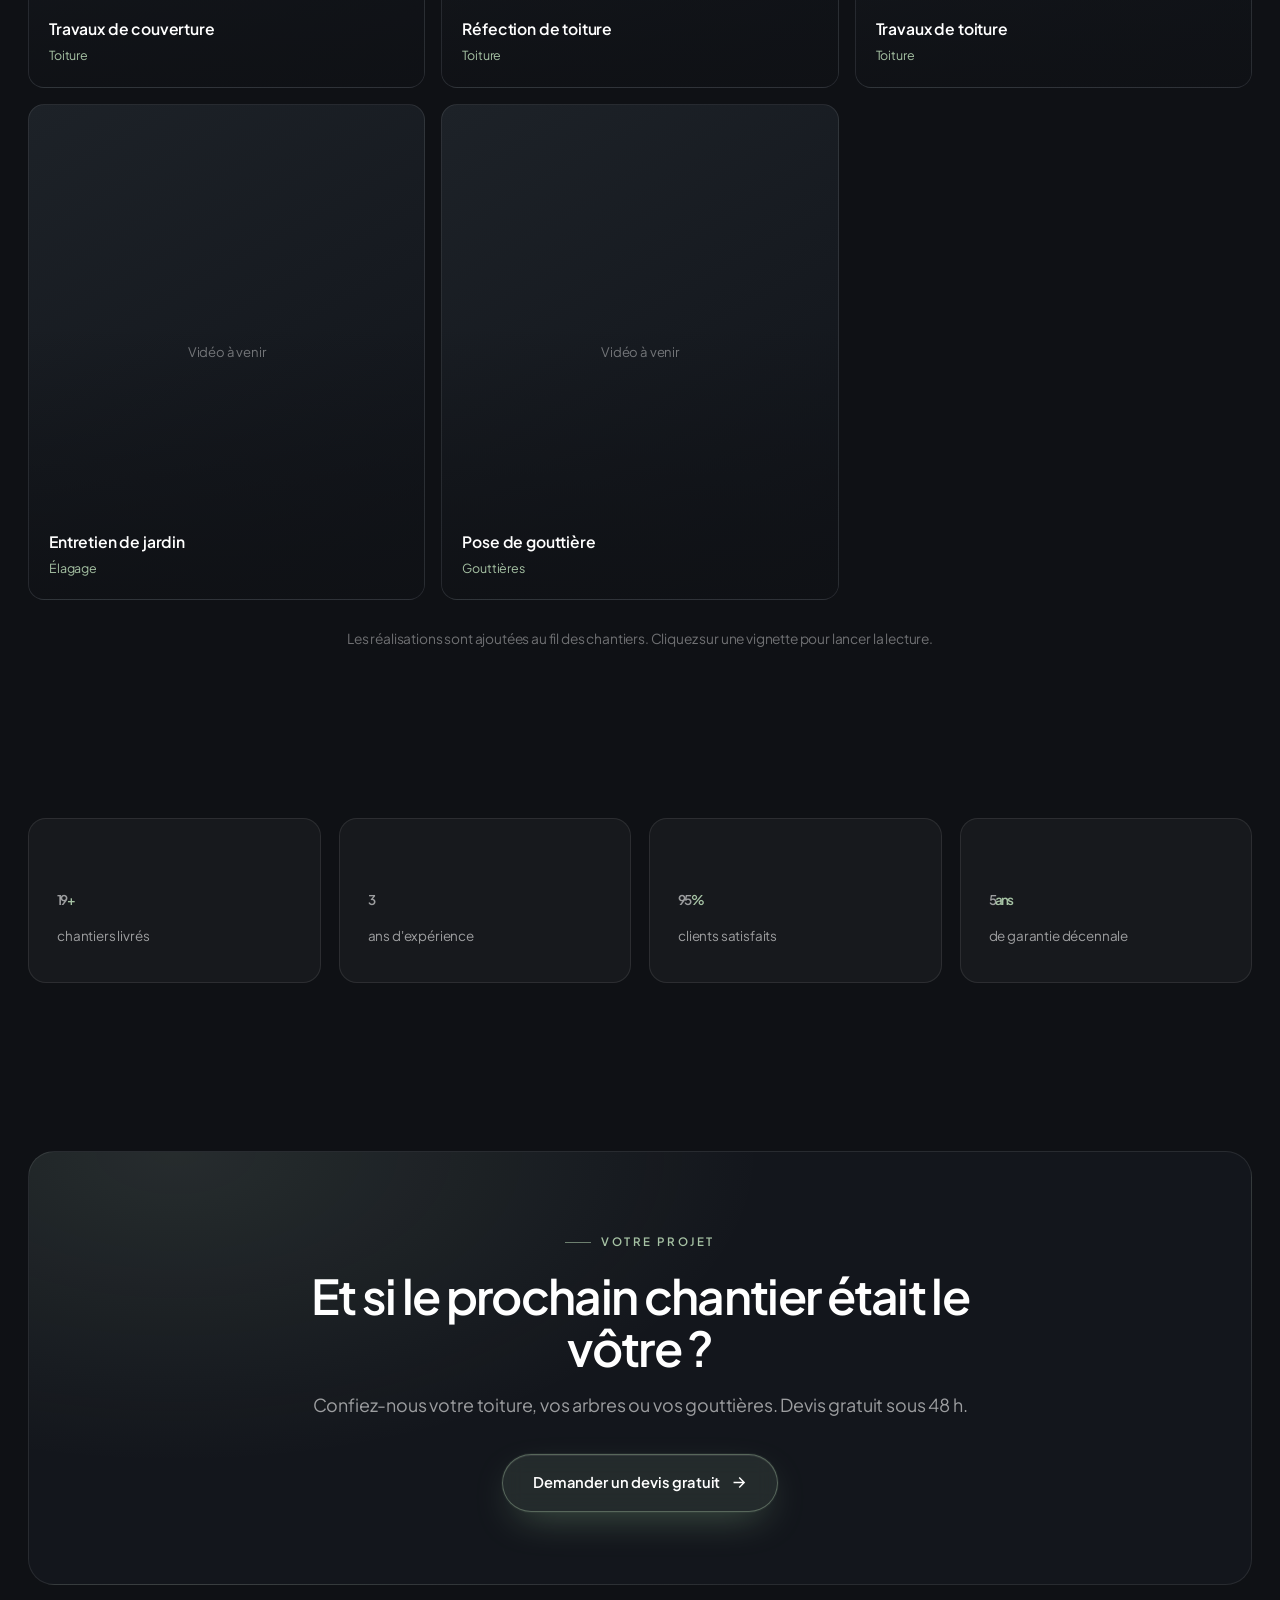
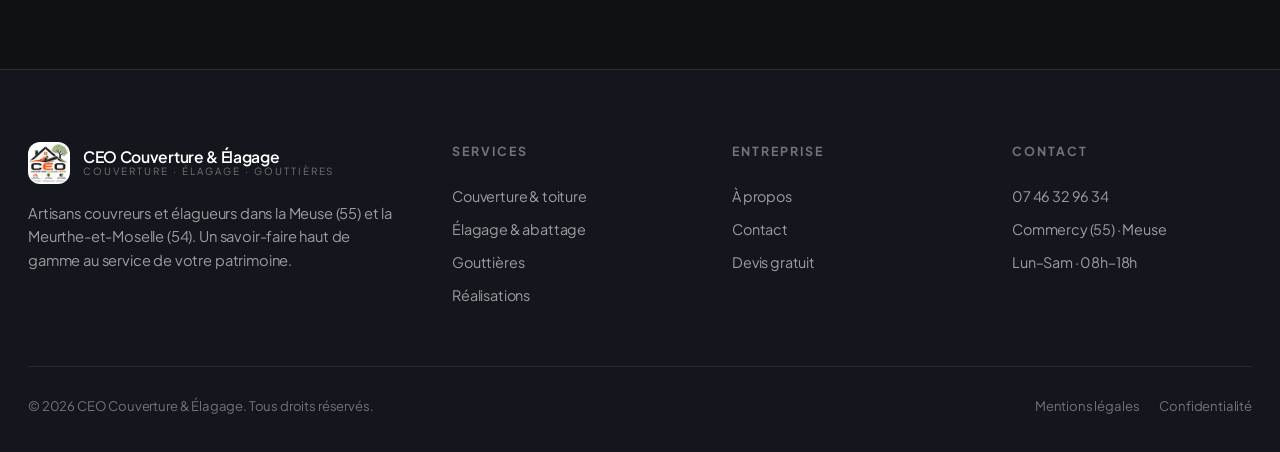
<file: realisations.html>
<!DOCTYPE html>
<html lang="fr">
<head>
<meta charset="UTF-8">
<meta name="viewport" content="width=device-width, initial-scale=1">
<title>Réalisations — couvreur &amp; élagueur Meuse (55) et 54 | CEO Couverture</title>
<meta name="description" content="Nos chantiers de toiture, d'élagage et de gouttières en Meuse (55) et Meurthe-et-Moselle (54) en vidéo : comparatifs avant/après et réalisations.">
<meta name="keywords" content="réalisations couvreur Meuse, chantiers toiture 55, chantiers toiture 54, vidéos élagage Meuse, portfolio couverture Meurthe-et-Moselle, exemples gouttières Meuse">
<meta name="robots" content="index, follow, max-image-preview:large">
<meta name="geo.region" content="FR-55">
<meta name="geo.region" content="FR-54">
<meta name="geo.placename" content="Commercy, Meuse">
<link rel="canonical" href="https://www.ceo-couverture-elagage.fr/realisations.html">
<link rel="alternate" hreflang="fr-FR" href="https://www.ceo-couverture-elagage.fr/realisations.html">
<meta property="og:type" content="website">
<meta property="og:site_name" content="CEO Couverture &amp; Élagage">
<meta property="og:title" content="Réalisations — Couvreur &amp; élagueur Meuse (55) et Meurthe-et-Moselle (54)">
<meta property="og:description" content="Chantiers de couverture, d'élagage et de gouttières dans la Meuse (55) et la Meurthe-et-Moselle (54).">
<meta property="og:url" content="https://www.ceo-couverture-elagage.fr/realisations.html">
<meta property="og:locale" content="fr_FR">
<meta property="og:image" content="https://www.ceo-couverture-elagage.fr/assets/images/toiture-chantier.jpg">
<meta name="twitter:card" content="summary_large_image">
<meta name="theme-color" content="#0F1115">
<link rel="icon" href="favicon.svg" type="image/svg+xml">
<link rel="preconnect" href="https://fonts.googleapis.com">
<link rel="preconnect" href="https://fonts.gstatic.com" crossorigin>
<link href="https://fonts.googleapis.com/css2?family=Plus+Jakarta+Sans:wght@400;500;600;700&display=swap" rel="stylesheet">
<link rel="stylesheet" href="assets/css/styles.css">
<script type="application/ld+json">
{
  "@context": "https://schema.org",
  "@type": "BreadcrumbList",
  "itemListElement": [
    { "@type": "ListItem", "position": 1, "name": "Accueil", "item": "https://www.ceo-couverture-elagage.fr/" },
    { "@type": "ListItem", "position": 2, "name": "Réalisations", "item": "https://www.ceo-couverture-elagage.fr/realisations.html" }
  ]
}
</script>
</head>
<body>

<header class="site-header">
  <div class="wrap wrap-wide header-inner">
    <a class="brand" href="index.html" aria-label="Accueil — CEO Couverture &amp; Élagage">
      <span class="brand-mark"><img src="assets/logo-ceo.png" alt="Logo CEO Couverture &amp; Élagage"></span>
      <span class="brand-name"><strong>CEO Couverture &amp; Élagage</strong><small>Couverture · Élagage · Gouttières</small></span>
    </a>
    <nav class="nav-main" aria-label="Navigation principale">
      <a href="index.html">Accueil</a>
      <a href="toiture.html">Toiture</a>
      <a href="elagage.html">Élagage</a>
      <a href="gouttieres.html">Gouttières</a>
      <a href="realisations.html" class="current" aria-current="page">Réalisations</a>
      <a href="a-propos.html">À propos</a>
      <a href="contact.html">Contact</a>
    </nav>
    <div class="header-side">
      <a class="header-phone" href="tel:+33746329634">
        <svg viewBox="0 0 24 24" fill="none" stroke="currentColor" stroke-width="1.8"><path d="M5 4h4l2 5-3 2a14 14 0 0 0 6 6l2-3 5 2v4a2 2 0 0 1-2 2A17 17 0 0 1 3 6a2 2 0 0 1 2-2Z"/></svg>
        <span>07 46 32 96 34</span>
      </a>
      <a href="contact.html#devis" class="btn btn-primary header-cta">Devis gratuit</a>
      <button class="nav-toggle" aria-label="Ouvrir le menu" aria-expanded="false"><span></span><span></span><span></span></button>
    </div>
  </div>
</header>
<div class="nav-overlay" aria-hidden="true">
  <nav class="nav-overlay-links" aria-label="Navigation">
    <a href="index.html"><span class="idx">01</span>Accueil</a>
    <a href="toiture.html"><span class="idx">02</span>Toiture</a>
    <a href="elagage.html"><span class="idx">03</span>Élagage</a>
    <a href="gouttieres.html"><span class="idx">04</span>Gouttières</a>
    <a href="realisations.html"><span class="idx">05</span>Réalisations</a>
    <a href="a-propos.html"><span class="idx">06</span>À propos</a>
    <a href="contact.html"><span class="idx">07</span>Contact</a>
  </nav>
  <div class="nav-overlay-foot">CEO Couverture &amp; Élagage — Devis gratuit sous 48 h</div>
</div>

<main>

<section class="page-hero">
  <div class="wrap wrap-wide">
    <p class="crumbs" data-reveal><a href="index.html">Accueil</a> · Réalisations</p>
    <span class="eyebrow" data-reveal>Nos chantiers en vidéo</span>
    <h1 data-reveal data-reveal-d="1">Des chantiers qui parlent d'eux-mêmes</h1>
    <p class="lead" data-reveal data-reveal-d="2">Découvrez nos interventions de couverture, d'élagage et de gouttières dans la Meuse (55) et la Meurthe-et-Moselle (54), filmées sur le terrain.</p>
  </div>
</section>

<section class="section-pad-sm">
  <div class="wrap wrap-wide">
    <div class="gal-filters" data-reveal>
      <button data-filter="all" class="current">Tout</button>
      <button data-filter="toiture">Toiture</button>
      <button data-filter="elagage">Élagage</button>
      <button data-filter="gouttieres">Gouttières</button>
    </div>

    <!-- ============================================================
         GALERIE RÉALISATIONS — MODE D'EMPLOI
         Déposez les fichiers dans le dossier  assets/videos/
         Vidéos : .mp4 (recommandé) ou .webm.  Photos : .jpg, .png, .webp.

         A) CHANTIER « AVANT / APRÈS » (un comparatif au clic)
            Renseignez les DEUX attributs sur le <figure> :
              data-avant="assets/videos/chantier-1-avant.mp4"
              data-apres="assets/videos/chantier-1-apres.mp4"
            « avant » peut être une PHOTO ou une VIDÉO, au choix :
              data-avant="assets/videos/chantier-3-avant.jpg"   (photo)
            Gardez la mention <span class="vid-badge">Avant / Après</span>.

         B) VIDÉO SEULE (pas de comparatif)
            Renseignez UNIQUEMENT data-apres, supprimez data-avant et
            le <span class="vid-badge">. Le bouton Avant/Après disparaît.

         Pour ajouter/retirer un chantier, dupliquez ou supprimez un
         bloc <figure class="vid-card">. Adaptez le titre (<strong>) et
         la catégorie (data-cat + <span>) : toiture, elagage, gouttieres.
         Conseil : compressez les vidéos du téléphone (< 15–20 Mo pièce).
         La vignette et la lecture sont automatiques.
         Tant qu'un fichier manque, le bloc affiche « Vidéo à venir ».
         ============================================================ -->
    <div class="vid-grid">
      <figure class="vid-card" data-cat="toiture" data-avant="assets/videos/avant-1.mp4" data-apres="assets/videos/apres-1.mp4" data-reveal>
        <span class="vid-badge">Avant / Après</span>
        <span class="vid-play"><svg viewBox="0 0 24 24" fill="currentColor"><path d="M8 5v14l11-7z"/></svg></span>
        <figcaption class="vid-cap"><strong>Réfection de toiture</strong><span>Toiture</span></figcaption>
      </figure>
      <figure class="vid-card" data-cat="toiture" data-avant="assets/videos/comble-1-avant.mp4" data-apres="assets/videos/comble-1-apres.mp4" data-reveal>
        <span class="vid-badge">Avant / Après</span>
        <span class="vid-play"><svg viewBox="0 0 24 24" fill="currentColor"><path d="M8 5v14l11-7z"/></svg></span>
        <figcaption class="vid-cap"><strong>Réfection de combles</strong><span>Toiture</span></figcaption>
      </figure>
      <figure class="vid-card" data-cat="toiture" data-avant="assets/videos/chemine-avant.jpg" data-apres="assets/videos/chemine-apres.mp4" data-reveal>
        <span class="vid-badge">Avant / Après</span>
        <span class="vid-play"><svg viewBox="0 0 24 24" fill="currentColor"><path d="M8 5v14l11-7z"/></svg></span>
        <figcaption class="vid-cap"><strong>Rénovation de cheminée</strong><span>Toiture</span></figcaption>
      </figure>
      <figure class="vid-card" data-cat="toiture" data-apres="assets/videos/toiture-1.mp4" data-reveal>
        <span class="vid-play"><svg viewBox="0 0 24 24" fill="currentColor"><path d="M8 5v14l11-7z"/></svg></span>
        <figcaption class="vid-cap"><strong>Travaux de couverture</strong><span>Toiture</span></figcaption>
      </figure>
      <figure class="vid-card" data-cat="toiture" data-apres="assets/videos/toiture-2.mp4" data-reveal>
        <span class="vid-play"><svg viewBox="0 0 24 24" fill="currentColor"><path d="M8 5v14l11-7z"/></svg></span>
        <figcaption class="vid-cap"><strong>Réfection de toiture</strong><span>Toiture</span></figcaption>
      </figure>
      <figure class="vid-card" data-cat="toiture" data-apres="assets/videos/toiture-3.mp4" data-reveal>
        <span class="vid-play"><svg viewBox="0 0 24 24" fill="currentColor"><path d="M8 5v14l11-7z"/></svg></span>
        <figcaption class="vid-cap"><strong>Travaux de toiture</strong><span>Toiture</span></figcaption>
      </figure>
      <figure class="vid-card" data-cat="elagage" data-apres="assets/videos/jardin-1.mp4" data-reveal>
        <span class="vid-play"><svg viewBox="0 0 24 24" fill="currentColor"><path d="M8 5v14l11-7z"/></svg></span>
        <figcaption class="vid-cap"><strong>Entretien de jardin</strong><span>Élagage</span></figcaption>
      </figure>
      <figure class="vid-card" data-cat="gouttieres" data-apres="assets/videos/goutiere-1.mp4" data-reveal>
        <span class="vid-play"><svg viewBox="0 0 24 24" fill="currentColor"><path d="M8 5v14l11-7z"/></svg></span>
        <figcaption class="vid-cap"><strong>Pose de gouttière</strong><span>Gouttières</span></figcaption>
      </figure>
    </div>
    <p style="margin-top:28px;font-size:.86rem;color:var(--faint);text-align:center" data-reveal>Les réalisations sont ajoutées au fil des chantiers. Cliquez sur une vignette pour lancer la lecture.</p>
  </div>
</section>

<section class="section-pad-sm">
  <div class="wrap wrap-wide">
    <div class="stats">
      <div class="stat" data-reveal data-reveal-d="1"><strong><span data-count="20">20</span><span class="suf">+</span></strong><span>chantiers livrés</span></div>
      <div class="stat" data-reveal data-reveal-d="2"><strong><span data-count="3">3</span></strong><span>ans d'expérience</span></div>
      <div class="stat" data-reveal data-reveal-d="3"><strong><span data-count="98">98</span><span class="suf">%</span></strong><span>clients satisfaits</span></div>
      <div class="stat" data-reveal data-reveal-d="4"><strong><span data-count="5">5</span><span class="suf">ans</span></strong><span>de garantie décennale</span></div>
    </div>
  </div>
</section>

<section class="section-pad-sm">
  <div class="wrap wrap-wide">
    <div class="cta-split" data-reveal>
      <span class="eyebrow">Votre projet</span>
      <h2>Et si le prochain chantier était le vôtre ?</h2>
      <p class="lead">Confiez-nous votre toiture, vos arbres ou vos gouttières. Devis gratuit sous 48 h.</p>
      <div class="hero-actions">
        <a href="contact.html#devis" class="btn btn-primary">Demander un devis gratuit
          <svg viewBox="0 0 24 24" fill="none" stroke="currentColor" stroke-width="2"><path d="M5 12h14M13 5l7 7-7 7"/></svg>
        </a>
      </div>
    </div>
  </div>
</section>

</main>

<footer class="site-footer">
  <div class="wrap wrap-wide">
    <div class="footer-top">
      <div class="footer-brand">
        <a class="brand" href="index.html">
          <span class="brand-mark"><img src="assets/logo-ceo.png" alt="Logo CEO Couverture &amp; Élagage"></span>
          <span class="brand-name"><strong>CEO Couverture &amp; Élagage</strong><small>Couverture · Élagage · Gouttières</small></span>
        </a>
        <p>Artisans couvreurs et élagueurs dans la Meuse (55) et la Meurthe-et-Moselle (54). Un savoir-faire haut de gamme au service de votre patrimoine.</p>
      </div>
      <div class="footer-col">
        <h4>Services</h4>
        <a href="toiture.html">Couverture &amp; toiture</a>
        <a href="elagage.html">Élagage &amp; abattage</a>
        <a href="gouttieres.html">Gouttières</a>
        <a href="realisations.html">Réalisations</a>
      </div>
      <div class="footer-col">
        <h4>Entreprise</h4>
        <a href="a-propos.html">À propos</a>
        <a href="contact.html">Contact</a>
        <a href="contact.html#devis">Devis gratuit</a>
      </div>
      <div class="footer-col">
        <h4>Contact</h4>
        <a href="tel:+33746329634">07 46 32 96 34</a>
        <p>Commercy (55) · Meuse</p>
        <p>Lun–Sam · 08h–18h</p>
      </div>
    </div>
    <div class="footer-bottom">
      <p>© <span id="year">2026</span> CEO Couverture &amp; Élagage. Tous droits réservés.</p>
      <div class="fb-links">
        <a href="mentions-legales.html">Mentions légales</a>
        <a href="confidentialite.html">Confidentialité</a>
      </div>
    </div>
  </div>
</footer>

<!-- Lecteur vidéo plein écran -->
<div class="lightbox" id="videoLightbox" aria-hidden="true" role="dialog" aria-modal="true" aria-label="Lecteur vidéo">
  <div class="lightbox-inner">
    <button class="lightbox-close" aria-label="Fermer la vidéo"><svg viewBox="0 0 24 24" fill="none" stroke="currentColor" stroke-width="2"><path d="M6 6l12 12M18 6 6 18"/></svg></button>
    <div class="lightbox-toggle" role="group" aria-label="Choisir avant ou après">
      <button type="button" data-phase="avant">Avant</button>
      <button type="button" data-phase="apres" class="current">Après</button>
    </div>
    <div class="lightbox-frame"></div>
  </div>
</div>

<script src="assets/js/main.js"></script>
</body>
</html>
</file>
<file: assets/css/styles.css>
/* ============================================================
   CEO Couverture et Élagage — Luxury dark design system
   Charcoal #0F1115 · sage green · frosted silver
   ============================================================ */

/* ---------- Reset ---------- */
*,*::before,*::after{box-sizing:border-box;margin:0;padding:0}
html{-webkit-text-size-adjust:100%;scroll-behavior:smooth}
img,svg{display:block;max-width:100%}
button,input,select,textarea{font:inherit;color:inherit}
a{color:inherit;text-decoration:none}
ul{list-style:none}

/* ---------- Tokens ---------- */
:root{
  --bg:#0F1115;
  --bg-2:#13161c;
  --bg-3:#171b22;
  --panel:rgba(255,255,255,.035);
  --panel-2:rgba(255,255,255,.055);
  --line:rgba(255,255,255,.09);
  --line-2:rgba(255,255,255,.14);
  --white:#FFFFFF;
  --silver:#C9CFD8;
  --muted:rgba(255,255,255,.58);
  --faint:rgba(255,255,255,.4);
  --sage:#A6C2A4;
  --sage-deep:#7F9D80;
  --sage-glow:rgba(150,196,150,.45);
  --ease:cubic-bezier(.22,.61,.36,1);
  --wrap:1200px;
  --wrap-wide:1400px;
}

/* ---------- Base ---------- */
body{
  font-family:"Plus Jakarta Sans","Inter",-apple-system,BlinkMacSystemFont,"Segoe UI",sans-serif;
  background:var(--bg);
  color:var(--white);
  line-height:1.6;
  font-weight:400;
  letter-spacing:-.01em;
  -webkit-font-smoothing:antialiased;
  overflow-x:hidden;
}
::selection{background:var(--sage);color:#0F1115}

.wrap{max-width:var(--wrap);margin:0 auto;padding:0 28px}
.wrap-wide{max-width:var(--wrap-wide)}
section{position:relative}

/* ---------- Typography ---------- */
h1,h2,h3{font-weight:600;line-height:1.08;letter-spacing:-.035em}
.eyebrow{
  display:inline-flex;align-items:center;gap:10px;
  font-size:.72rem;font-weight:600;letter-spacing:.22em;text-transform:uppercase;
  color:var(--sage);
}
.eyebrow::before{content:"";width:26px;height:1px;background:var(--sage);opacity:.6}
.lead{font-size:1.12rem;color:var(--muted);font-weight:400;max-width:54ch}
.display{font-size:clamp(2.6rem,6.4vw,5.2rem);font-weight:600}
.h-section{font-size:clamp(2rem,4vw,3.2rem);font-weight:600}

/* ---------- Buttons ---------- */
.btn{
  display:inline-flex;align-items:center;justify-content:center;gap:10px;
  padding:16px 30px;border-radius:100px;
  font-size:.92rem;font-weight:600;letter-spacing:-.01em;
  cursor:pointer;border:1px solid transparent;
  transition:transform .4s var(--ease),box-shadow .4s var(--ease),background .3s,border-color .3s;
  will-change:transform;
}
.btn svg{width:17px;height:17px}
.btn-primary{
  background:rgba(166,194,164,.12);
  border-color:rgba(166,194,164,.4);
  color:var(--white);
  -webkit-backdrop-filter:blur(10px);backdrop-filter:blur(10px);
  box-shadow:0 0 0 1px rgba(166,194,164,.06),0 14px 40px -14px var(--sage-glow),inset 0 1px 0 rgba(255,255,255,.08);
}
.btn-primary:hover{
  transform:translateY(-3px);
  background:rgba(166,194,164,.2);
  box-shadow:0 0 0 1px rgba(166,194,164,.16),0 22px 60px -16px var(--sage-glow),0 0 50px -6px var(--sage-glow);
}
.btn-ghost{
  background:transparent;border-color:var(--line-2);color:var(--white);
}
.btn-ghost:hover{transform:translateY(-3px);border-color:var(--sage);background:rgba(255,255,255,.04)}
.btn-light{background:var(--white);color:#0F1115}
.btn-light:hover{transform:translateY(-3px);box-shadow:0 18px 44px -16px rgba(255,255,255,.4)}
.btn-block{width:100%}

/* ---------- Header ---------- */
.site-header{
  position:fixed;top:0;left:0;right:0;z-index:90;
  transition:background .4s var(--ease),border-color .4s,backdrop-filter .4s;
  border-bottom:1px solid transparent;
}
.site-header.scrolled{
  background:rgba(15,17,21,.78);
  -webkit-backdrop-filter:blur(18px) saturate(140%);backdrop-filter:blur(18px) saturate(140%);
  border-bottom-color:var(--line);
}
.header-inner{display:flex;align-items:center;justify-content:space-between;height:80px}
.brand{display:flex;align-items:center;gap:13px}
.brand-mark{
  width:42px;height:42px;border-radius:12px;display:grid;place-items:center;overflow:hidden;
  border:1px solid var(--line-2);background:#fff;color:var(--sage);
}
.brand-mark svg{width:21px;height:21px}
.brand-mark img{width:100%;height:100%;object-fit:contain}
.brand-name{display:flex;flex-direction:column;line-height:1.15}
.brand-name strong{font-size:.98rem;font-weight:600;letter-spacing:-.02em}
.brand-name small{font-size:.62rem;letter-spacing:.2em;text-transform:uppercase;color:var(--faint)}
.nav-main{display:flex;gap:6px}
.nav-main a{
  padding:9px 15px;border-radius:100px;font-size:.86rem;font-weight:500;color:var(--muted);
  transition:color .25s,background .25s;
}
.nav-main a:hover{color:var(--white)}
.nav-main a.current{color:var(--white);background:var(--panel)}
.header-side{display:flex;align-items:center;gap:14px}
.header-phone{display:flex;align-items:center;gap:9px;font-size:.84rem;color:var(--muted);transition:color .25s}
.header-phone svg{width:16px;height:16px;color:var(--sage)}
.header-phone:hover{color:var(--white)}
.header-cta{padding:11px 22px;font-size:.84rem}
.nav-toggle{display:none;width:44px;height:44px;border:1px solid var(--line-2);border-radius:11px;background:var(--panel);flex-direction:column;gap:5px;align-items:center;justify-content:center;cursor:pointer}
.nav-toggle span{width:18px;height:1.6px;background:var(--white);transition:transform .3s var(--ease),opacity .2s}
.nav-toggle.open span:nth-child(1){transform:translateY(6.6px) rotate(45deg)}
.nav-toggle.open span:nth-child(2){opacity:0}
.nav-toggle.open span:nth-child(3){transform:translateY(-6.6px) rotate(-45deg)}

/* ---------- Mobile overlay ---------- */
.nav-overlay{
  position:fixed;inset:0;z-index:80;background:rgba(15,17,21,.97);
  -webkit-backdrop-filter:blur(20px);backdrop-filter:blur(20px);
  display:flex;flex-direction:column;justify-content:center;
  opacity:0;pointer-events:none;transition:opacity .4s var(--ease);
}
.nav-overlay.open{opacity:1;pointer-events:auto}
.nav-overlay-links{display:flex;flex-direction:column;padding:0 32px;gap:4px}
.nav-overlay-links a{
  display:flex;align-items:baseline;gap:18px;padding:16px 0;
  font-size:1.9rem;font-weight:600;letter-spacing:-.03em;border-bottom:1px solid var(--line);
  opacity:0;transform:translateY(14px);
}
.nav-overlay.open .nav-overlay-links a{animation:navIn .5s var(--ease) forwards}
.nav-overlay.open .nav-overlay-links a:nth-child(1){animation-delay:.06s}
.nav-overlay.open .nav-overlay-links a:nth-child(2){animation-delay:.1s}
.nav-overlay.open .nav-overlay-links a:nth-child(3){animation-delay:.14s}
.nav-overlay.open .nav-overlay-links a:nth-child(4){animation-delay:.18s}
.nav-overlay.open .nav-overlay-links a:nth-child(5){animation-delay:.22s}
.nav-overlay.open .nav-overlay-links a:nth-child(6){animation-delay:.26s}
.nav-overlay.open .nav-overlay-links a:nth-child(7){animation-delay:.3s}
@keyframes navIn{to{opacity:1;transform:none}}
.nav-overlay-links .idx{font-size:.75rem;color:var(--sage);font-weight:600;letter-spacing:.1em}
.nav-overlay-foot{padding:32px;color:var(--muted);font-size:.9rem}

/* ---------- Hero ---------- */
.hero{
  min-height:100vh;display:flex;align-items:flex-end;
  padding:140px 0 70px;overflow:hidden;
}
.hero-media{position:absolute;inset:0;z-index:-2}
.hero-media::after{
  content:"";position:absolute;inset:0;
  background:
    linear-gradient(180deg,rgba(15,17,21,.72) 0%,rgba(15,17,21,.3) 38%,rgba(15,17,21,.78) 78%,var(--bg) 100%),
    radial-gradient(120% 60% at 75% 18%,rgba(166,194,164,.16),transparent 60%);
}
.hero-img{
  width:100%;height:100%;object-fit:cover;
  background:linear-gradient(160deg,#1c2128,#0f1115 60%,#10141a);
}
.hero-grain{position:absolute;inset:0;z-index:-1;opacity:.5;
  background:radial-gradient(60% 50% at 50% 0%,transparent,rgba(15,17,21,.55))}
.hero-inner{width:100%}
.hero h1{margin:24px 0 0}
.hero .word{display:inline-block;overflow:hidden;vertical-align:top}
.hero .word>span{display:inline-block;transform:translateY(110%);transition:transform .9s var(--ease)}
.hero .word>span.wacc{color:var(--sage);font-style:normal}
.hero h1.is-in .word>span{transform:none}
.hero h1.is-in .word:nth-child(2)>span{transition-delay:.07s}
.hero h1.is-in .word:nth-child(3)>span{transition-delay:.14s}
.hero h1.is-in .word:nth-child(4)>span{transition-delay:.21s}
.hero h1.is-in .word:nth-child(5)>span{transition-delay:.28s}
.hero h1.is-in .word:nth-child(6)>span{transition-delay:.35s}
.hero-sub{
  margin:26px 0 0;font-size:clamp(1.05rem,1.7vw,1.32rem);
  color:var(--silver);font-weight:400;max-width:46ch;
  opacity:0;transform:translateY(20px);transition:opacity .8s var(--ease) .5s,transform .8s var(--ease) .5s;
}
.hero.is-in .hero-sub{opacity:1;transform:none}
.hero-actions{
  margin-top:38px;display:flex;gap:14px;flex-wrap:wrap;
  opacity:0;transform:translateY(20px);transition:opacity .8s var(--ease) .65s,transform .8s var(--ease) .65s;
}
.hero.is-in .hero-actions{opacity:1;transform:none}
.hero-meta{
  margin-top:54px;display:flex;gap:38px;flex-wrap:wrap;
  opacity:0;transform:translateY(20px);transition:opacity .8s var(--ease) .8s,transform .8s var(--ease) .8s;
}
.hero.is-in .hero-meta{opacity:1;transform:none}
.hero-meta div{display:flex;flex-direction:column}
.hero-meta strong{font-size:1.7rem;font-weight:600;letter-spacing:-.03em}
.hero-meta span{font-size:.78rem;color:var(--faint);letter-spacing:.08em;text-transform:uppercase}
.scroll-cue{
  position:absolute;left:50%;bottom:28px;transform:translateX(-50%);
  display:flex;flex-direction:column;align-items:center;gap:9px;
  font-size:.66rem;letter-spacing:.22em;text-transform:uppercase;color:var(--faint);
}
.scroll-cue i{width:1px;height:40px;background:linear-gradient(var(--sage),transparent);animation:cue 2.4s var(--ease) infinite}
@keyframes cue{0%{transform:scaleY(0);transform-origin:top}45%{transform:scaleY(1);transform-origin:top}55%{transform:scaleY(1);transform-origin:bottom}100%{transform:scaleY(0);transform-origin:bottom}}

/* ---------- Section heads ---------- */
.section-pad{padding:120px 0}
.section-pad-sm{padding:84px 0}
.section-head{max-width:680px;margin-bottom:60px}
.section-head.center{margin-left:auto;margin-right:auto;text-align:center}
.section-head.center .eyebrow{justify-content:center}
.section-head.center .eyebrow::before{display:none}
.section-head h2{margin:18px 0 20px}
.section-head .lead{margin:0}
.section-head.center .lead{margin:0 auto}

/* ---------- Reveal ---------- */
[data-reveal]{opacity:0;transform:translateY(34px);transition:opacity .9s var(--ease),transform .9s var(--ease)}
[data-reveal].is-in{opacity:1;transform:none}
[data-reveal-d="1"]{transition-delay:.09s}
[data-reveal-d="2"]{transition-delay:.18s}
[data-reveal-d="3"]{transition-delay:.27s}
[data-reveal-d="4"]{transition-delay:.36s}

/* ---------- Bento grid ---------- */
.bento{display:grid;grid-template-columns:repeat(3,1fr);gap:18px}
.bento-card{
  position:relative;padding:38px 34px 42px;border-radius:22px;
  background:var(--panel);border:1px solid var(--line);overflow:hidden;
  transition:transform .5s var(--ease),border-color .4s,background .4s;
}
.bento-card::before{
  content:"";position:absolute;inset:0;border-radius:22px;pointer-events:none;
  background:radial-gradient(80% 60% at 50% 0%,rgba(166,194,164,.1),transparent 70%);
  opacity:0;transition:opacity .5s;
}
.bento-card:hover{transform:translateY(-6px);border-color:var(--line-2);background:var(--panel-2)}
.bento-card:hover::before{opacity:1}
.bento-ico{
  width:54px;height:54px;border-radius:14px;display:grid;place-items:center;
  border:1px solid var(--line-2);background:rgba(166,194,164,.07);color:var(--sage);margin-bottom:24px;
}
.bento-ico svg{width:25px;height:25px}
.bento-card h3{font-size:1.32rem;margin-bottom:12px}
.bento-card p{color:var(--muted);font-size:.96rem}
.bento-num{position:absolute;top:30px;right:32px;font-size:.78rem;color:var(--faint);font-weight:600;letter-spacing:.1em}

/* ---------- Full-width image band ---------- */
.imgband{height:78vh;min-height:480px;overflow:hidden;position:relative;display:flex;align-items:flex-end}
.imgband-media{position:absolute;inset:0;z-index:-1}
.imgband-img{
  width:100%;height:120%;object-fit:cover;
  background:linear-gradient(150deg,#1d2620,#10141a 65%);
}
.imgband::after{content:"";position:absolute;inset:0;z-index:-1;
  background:linear-gradient(180deg,var(--bg),transparent 30%,rgba(15,17,21,.55) 75%,var(--bg))}
.imgband-cap{padding:0 0 56px}
.imgband-cap h2{font-size:clamp(1.8rem,3.4vw,2.8rem);max-width:18ch}
.imgband-cap p{margin-top:14px;color:var(--silver);max-width:42ch}

/* ---------- Services list (alternating rows) ---------- */
.svc-row{
  display:grid;grid-template-columns:1fr 1fr;gap:56px;align-items:center;
  padding:60px 0;border-top:1px solid var(--line);
}
.svc-row:first-child{border-top:none}
.svc-row.flip .svc-visual{order:2}
.svc-visual{
  position:relative;border-radius:20px;overflow:hidden;aspect-ratio:4/3;
  border:1px solid var(--line);
  background:linear-gradient(150deg,#1d2228,#101319);
}
.svc-visual img{width:100%;height:100%;object-fit:cover}
.svc-body h3{font-size:clamp(1.5rem,2.6vw,2.1rem);margin:18px 0 16px}
.svc-body p{color:var(--muted)}
.svc-feats{margin-top:24px;display:flex;flex-direction:column;gap:11px}
.svc-feats li{display:flex;gap:12px;align-items:flex-start;font-size:.95rem;color:var(--silver)}
.svc-feats svg{width:18px;height:18px;color:var(--sage);flex:none;margin-top:3px}

/* ---------- Stats strip ---------- */
.stats{display:grid;grid-template-columns:repeat(4,1fr);gap:18px}
.stat{padding:34px 28px;border-radius:18px;border:1px solid var(--line);background:var(--panel)}
.stat strong{display:block;font-size:2.7rem;font-weight:600;letter-spacing:-.04em}
.stat strong .suf{color:var(--sage)}
.stat span{font-size:.84rem;color:var(--muted)}

/* ---------- Process steps ---------- */
.steps{display:grid;grid-template-columns:repeat(4,1fr);gap:18px}
.step{padding:34px 28px;border-radius:18px;border:1px solid var(--line);background:var(--panel);position:relative}
.step-n{font-size:.8rem;color:var(--sage);font-weight:600;letter-spacing:.14em}
.step h3{font-size:1.18rem;margin:16px 0 10px}
.step p{font-size:.92rem;color:var(--muted)}

/* ---------- Process timeline (vertical) ---------- */
.timeline{display:flex;flex-direction:column;gap:0}
.tl-item{display:grid;grid-template-columns:90px 1fr;gap:30px;padding:34px 0;border-top:1px solid var(--line)}
.tl-item:first-child{border-top:none}
.tl-n{font-size:1.4rem;font-weight:600;color:var(--sage);letter-spacing:-.03em}
.tl-item h3{font-size:1.3rem;margin-bottom:10px}
.tl-item p{color:var(--muted);max-width:60ch}

/* ---------- Split CTA ---------- */
.cta-split{
  border-radius:26px;border:1px solid var(--line);overflow:hidden;
  background:
    radial-gradient(80% 120% at 12% 0%,rgba(166,194,164,.13),transparent 60%),
    var(--bg-2);
  padding:72px 60px;text-align:center;
}
.cta-split h2{font-size:clamp(2rem,4vw,3rem);max-width:20ch;margin:18px auto 18px}
.cta-split .lead{margin:0 auto 34px}
.cta-split .hero-actions{justify-content:center;opacity:1;transform:none;margin-top:0}

/* ---------- Eligibility / form ---------- */
.elig{display:grid;grid-template-columns:1fr 1.05fr;gap:64px;align-items:start}
.elig-aside .eyebrow{margin-bottom:18px}
.elig-aside h2{font-size:clamp(1.9rem,3.4vw,2.8rem);margin-bottom:20px}
.elig-aside .lead{margin-bottom:30px}
.elig-list{display:flex;flex-direction:column;gap:16px}
.elig-list li{display:flex;gap:13px;align-items:flex-start;color:var(--silver);font-size:.96rem}
.elig-list .dot{width:30px;height:30px;border-radius:9px;flex:none;display:grid;place-items:center;
  border:1px solid var(--line-2);background:rgba(166,194,164,.07);color:var(--sage)}
.elig-list svg{width:15px;height:15px}

.form-card{
  padding:42px 40px;border-radius:22px;
  border:1px solid var(--line);background:var(--panel);
  -webkit-backdrop-filter:blur(12px);backdrop-filter:blur(12px);
}
.form-card h3{font-size:1.3rem;margin-bottom:6px}
.form-card .form-intro{font-size:.9rem;color:var(--muted);margin-bottom:26px}
.form-grid{display:grid;grid-template-columns:1fr 1fr;gap:16px}
.field{display:flex;flex-direction:column;gap:8px}
.field.col-2{grid-column:span 2}
.field label{font-size:.78rem;font-weight:600;letter-spacing:.04em;color:var(--silver)}
.field input,.field select,.field textarea{
  width:100%;padding:13px 15px;border-radius:11px;
  background:rgba(255,255,255,.03);border:1px solid var(--line);color:var(--white);
  font-size:.93rem;transition:border-color .25s,background .25s,box-shadow .25s;
}
.field textarea{resize:vertical;min-height:104px}
.field input::placeholder,.field textarea::placeholder{color:var(--faint)}
.field.focus input,.field.focus select,.field.focus textarea,
.field input:focus,.field select:focus,.field textarea:focus{
  outline:none;border-color:var(--sage);
  background:rgba(255,255,255,.05);
  box-shadow:0 0 0 4px rgba(166,194,164,.1);
}
.field select{appearance:none;-webkit-appearance:none;
  background-image:url("data:image/svg+xml,%3Csvg xmlns='http://www.w3.org/2000/svg' width='14' height='14' viewBox='0 0 24 24' fill='none' stroke='%23A6C2A4' stroke-width='2'%3E%3Cpath d='M6 9l6 6 6-6'/%3E%3C/svg%3E");
  background-repeat:no-repeat;background-position:right 14px center;padding-right:38px}
.form-msg{
  grid-column:span 2;margin-top:4px;padding:14px 16px;border-radius:11px;
  background:rgba(166,194,164,.1);border:1px solid rgba(166,194,164,.3);
  color:var(--sage);font-size:.88rem;
}
.form-msg.is-error{
  background:rgba(224,122,95,.1);border-color:rgba(224,122,95,.32);color:#E8A593;
}
.form-foot{grid-column:span 2;margin-top:6px;font-size:.78rem;color:var(--faint)}

/* ---------- FAQ ---------- */
.faq{display:flex;flex-direction:column;max-width:820px;margin:0 auto}
.faq-item{border-top:1px solid var(--line)}
.faq-item:last-child{border-bottom:1px solid var(--line)}
.faq-q{
  width:100%;display:flex;justify-content:space-between;align-items:center;gap:24px;
  padding:26px 6px;background:none;border:none;cursor:pointer;text-align:left;
  font-size:1.08rem;font-weight:600;letter-spacing:-.02em;color:var(--white);
}
.faq-q .pm{width:26px;height:26px;flex:none;position:relative}
.faq-q .pm::before,.faq-q .pm::after{
  content:"";position:absolute;left:50%;top:50%;background:var(--sage);
  transition:transform .35s var(--ease);
}
.faq-q .pm::before{width:13px;height:1.6px;transform:translate(-50%,-50%)}
.faq-q .pm::after{width:1.6px;height:13px;transform:translate(-50%,-50%)}
.faq-item.open .pm::after{transform:translate(-50%,-50%) scaleY(0)}
.faq-a{max-height:0;overflow:hidden;transition:max-height .4s var(--ease)}
.faq-a p{padding:0 6px 26px;color:var(--muted);max-width:70ch}

/* ---------- Gallery ---------- */
.gal-filters{display:flex;gap:10px;flex-wrap:wrap;margin-bottom:36px}
.gal-filters button{
  padding:9px 18px;border-radius:100px;font-size:.84rem;font-weight:500;cursor:pointer;
  background:var(--panel);border:1px solid var(--line);color:var(--muted);
  transition:color .25s,border-color .25s,background .25s;
}
.gal-filters button:hover{color:var(--white)}
.gal-filters button.current{color:#0F1115;background:var(--sage);border-color:var(--sage);font-weight:600}
.gal-grid{display:grid;grid-template-columns:repeat(3,1fr);gap:16px}
.gal-item{
  position:relative;border-radius:16px;overflow:hidden;aspect-ratio:4/5;
  border:1px solid var(--line);
  background:linear-gradient(150deg,#1d2228,#101319);
}
.gal-item:nth-child(3n+1){aspect-ratio:4/3}
.gal-item img{width:100%;height:100%;object-fit:cover;transition:transform .7s var(--ease)}
.gal-item:hover img{transform:scale(1.05)}
.gal-cap{
  position:absolute;left:0;right:0;bottom:0;padding:20px;
  background:linear-gradient(transparent,rgba(15,17,21,.92));
}
.gal-cap strong{display:block;font-size:.98rem;font-weight:600}
.gal-cap span{font-size:.78rem;color:var(--sage)}

/* ---------- Video gallery ---------- */
.vid-grid{display:grid;grid-template-columns:repeat(3,1fr);gap:16px}
.vid-card{
  position:relative;border-radius:16px;overflow:hidden;aspect-ratio:4/5;
  border:1px solid var(--line);cursor:pointer;
  background:linear-gradient(150deg,#1d2228,#101319);
  transition:transform .5s var(--ease),border-color .4s;
}
.vid-card.is-empty{cursor:default}
.vid-card:hover{transform:translateY(-5px);border-color:var(--line-2)}
.vid-thumb{width:100%;height:100%;object-fit:cover;transition:transform .7s var(--ease)}
.vid-card:hover .vid-thumb{transform:scale(1.05)}
.vid-card::after{content:"";position:absolute;inset:0;background:linear-gradient(180deg,transparent 45%,rgba(15,17,21,.9));pointer-events:none}
.vid-play{
  position:absolute;top:50%;left:50%;transform:translate(-50%,-50%);
  width:62px;height:62px;border-radius:50%;display:grid;place-items:center;z-index:2;
  background:rgba(166,194,164,.16);border:1px solid rgba(166,194,164,.45);
  -webkit-backdrop-filter:blur(8px);backdrop-filter:blur(8px);
  box-shadow:0 0 36px -6px var(--sage-glow);
  transition:transform .4s var(--ease),background .3s;
}
.vid-card:hover .vid-play{transform:translate(-50%,-50%) scale(1.1);background:rgba(166,194,164,.28)}
.vid-play svg{width:24px;height:24px;color:var(--white);margin-left:3px}
.vid-card.is-empty .vid-play{display:none}
.vid-cap{position:absolute;left:0;right:0;bottom:0;padding:20px;z-index:2}
.vid-cap strong{display:block;font-size:.98rem;font-weight:600}
.vid-cap span{font-size:.78rem;color:var(--sage)}
.vid-badge{
  position:absolute;top:14px;left:14px;z-index:2;
  font-size:.66rem;font-weight:600;letter-spacing:.05em;text-transform:uppercase;
  padding:5px 10px;border-radius:999px;color:var(--white);
  background:rgba(166,194,164,.18);border:1px solid rgba(166,194,164,.42);
  -webkit-backdrop-filter:blur(6px);backdrop-filter:blur(6px);
}
.vid-card.is-empty .vid-badge{display:none}
.vid-empty-note{
  position:absolute;left:0;right:0;bottom:0;top:0;z-index:2;
  display:flex;align-items:center;justify-content:center;text-align:center;
  padding:24px;font-size:.82rem;color:var(--faint);
}

/* ---------- Lightbox vidéo ---------- */
.lightbox{
  position:fixed;inset:0;z-index:120;display:flex;align-items:center;justify-content:center;
  padding:24px;background:rgba(8,9,12,.92);
  -webkit-backdrop-filter:blur(14px);backdrop-filter:blur(14px);
  opacity:0;pointer-events:none;transition:opacity .35s var(--ease);
}
.lightbox.open{opacity:1;pointer-events:auto}
.lightbox-inner{
  position:relative;transform:scale(.96);transition:transform .35s var(--ease);
}
.lightbox.open .lightbox-inner{transform:scale(1)}
.lightbox-toggle{
  display:flex;gap:4px;margin:0 auto 14px;width:max-content;
  padding:4px;border-radius:999px;background:var(--panel-2);border:1px solid var(--line-2);
}
.lightbox-toggle[hidden]{display:none}
.lightbox-toggle button{
  padding:8px 24px;border-radius:999px;font-size:.85rem;font-weight:600;
  color:var(--muted);background:transparent;border:0;cursor:pointer;
  transition:color .25s,background .25s var(--ease);
}
.lightbox-toggle button:hover{color:var(--white)}
.lightbox-toggle button.current{color:var(--bg);background:var(--sage)}
.lightbox-frame{display:flex;align-items:center;justify-content:center}
.lightbox-frame video,
.lightbox-frame img{
  display:block;max-width:min(880px,92vw);max-height:82vh;width:auto;height:auto;
  border-radius:16px;border:1px solid var(--line-2);background:#000;
}
.lightbox-close{
  position:absolute;top:-52px;right:0;width:42px;height:42px;border-radius:50%;
  display:grid;place-items:center;cursor:pointer;
  background:var(--panel-2);border:1px solid var(--line-2);color:var(--white);
  transition:background .25s,transform .25s var(--ease);
}
.lightbox-close:hover{background:rgba(255,255,255,.12);transform:rotate(90deg)}
.lightbox-close svg{width:20px;height:20px}
@media (max-width:760px){
  .lightbox-close{top:auto;bottom:-52px;right:50%;transform:translateX(50%)}
  .lightbox-close:hover{transform:translateX(50%) rotate(90deg)}
}

/* ---------- Testimonials ---------- */
.quotes{display:grid;grid-template-columns:repeat(3,1fr);gap:18px}
.quote{padding:34px 30px;border-radius:18px;border:1px solid var(--line);background:var(--panel)}
.quote .stars{display:flex;gap:3px;color:var(--sage);margin-bottom:18px}
.quote .stars svg{width:15px;height:15px}
.quote p{color:var(--silver);font-size:.98rem;margin-bottom:22px}
.quote .who{display:flex;align-items:center;gap:12px}
.quote .who .av{width:38px;height:38px;border-radius:50%;background:rgba(166,194,164,.15);
  display:grid;place-items:center;color:var(--sage);font-weight:600;font-size:.85rem;border:1px solid var(--line-2)}
.quote .who strong{font-size:.9rem;font-weight:600}
.quote .who span{font-size:.78rem;color:var(--faint)}

/* ---------- Marquee ---------- */
.marquee{overflow:hidden;border-top:1px solid var(--line);border-bottom:1px solid var(--line);padding:26px 0;
  -webkit-mask-image:linear-gradient(90deg,transparent,#000 12%,#000 88%,transparent);
  mask-image:linear-gradient(90deg,transparent,#000 12%,#000 88%,transparent)}
.marquee-track{display:flex;gap:54px;width:max-content;animation:marquee 34s linear infinite}
.marquee:hover .marquee-track{animation-play-state:paused}
@keyframes marquee{to{transform:translateX(-50%)}}
.marquee-track span{display:flex;align-items:center;gap:54px;font-size:1rem;color:var(--faint);font-weight:500;white-space:nowrap}
.marquee-track span::after{content:"";width:5px;height:5px;border-radius:50%;background:var(--sage)}

/* ---------- Page hero (inner pages) ---------- */
.page-hero{padding:160px 0 70px;position:relative;overflow:hidden}
.page-hero::before{content:"";position:absolute;top:-30%;right:-10%;width:560px;height:560px;
  background:radial-gradient(circle,rgba(166,194,164,.13),transparent 65%);pointer-events:none}
.page-hero .crumbs{font-size:.8rem;color:var(--faint);margin-bottom:20px}
.page-hero .crumbs a{color:var(--muted)}
.page-hero .crumbs a:hover{color:var(--sage)}
.page-hero h1{font-size:clamp(2.4rem,5vw,4rem);margin-bottom:22px;max-width:18ch}
.page-hero .lead{font-size:1.14rem}

/* ---------- Feature cards (2-col) ---------- */
.feat-grid{display:grid;grid-template-columns:repeat(2,1fr);gap:18px}
.feat-card{padding:36px 32px;border-radius:18px;border:1px solid var(--line);background:var(--panel);
  transition:transform .5s var(--ease),border-color .4s}
.feat-card:hover{transform:translateY(-5px);border-color:var(--line-2)}
.feat-card .bento-ico{margin-bottom:20px}
.feat-card h3{font-size:1.2rem;margin-bottom:10px}
.feat-card p{color:var(--muted);font-size:.95rem}

/* ---------- Offer tiles ---------- */
.tiles{display:grid;grid-template-columns:repeat(3,1fr);gap:18px}
.tile{padding:34px 30px;border-radius:20px;border:1px solid var(--line);background:var(--panel);
  display:flex;flex-direction:column;gap:10px}
.tile .tag{font-size:.74rem;letter-spacing:.14em;text-transform:uppercase;color:var(--sage);font-weight:600}
.tile h3{font-size:1.3rem}
.tile p{color:var(--muted);font-size:.94rem}
.tile ul{margin-top:8px;display:flex;flex-direction:column;gap:9px}
.tile ul li{display:flex;gap:10px;font-size:.9rem;color:var(--silver)}
.tile ul svg{width:16px;height:16px;color:var(--sage);flex:none;margin-top:3px}

/* ---------- About split ---------- */
.about-split{display:grid;grid-template-columns:1.1fr 1fr;gap:60px;align-items:center}
.about-visual{border-radius:22px;overflow:hidden;aspect-ratio:5/6;border:1px solid var(--line);
  background:linear-gradient(150deg,#1d2228,#101319)}
.about-visual img{width:100%;height:100%;object-fit:cover}
.values{display:flex;flex-direction:column;gap:2px;margin-top:30px}
.value{display:grid;grid-template-columns:auto 1fr;gap:20px;padding:22px 0;border-top:1px solid var(--line)}
.value .vn{font-size:.85rem;color:var(--sage);font-weight:600}
.value h3{font-size:1.1rem;margin-bottom:6px}
.value p{color:var(--muted);font-size:.92rem}

/* ---------- Contact info ---------- */
.contact-grid{display:grid;grid-template-columns:repeat(3,1fr);gap:18px;margin-bottom:60px}
.contact-card{padding:32px 28px;border-radius:18px;border:1px solid var(--line);background:var(--panel)}
.contact-card .bento-ico{width:46px;height:46px;margin-bottom:18px}
.contact-card .bento-ico svg{width:21px;height:21px}
.contact-card h3{font-size:1.04rem;margin-bottom:8px}
.contact-card p,.contact-card a{color:var(--muted);font-size:.92rem;display:block}
.contact-card a:hover{color:var(--sage)}
.map-frame{border-radius:20px;overflow:hidden;border:1px solid var(--line);height:340px;
  background:linear-gradient(150deg,#1a1f26,#10141a);display:grid;place-items:center}
.map-frame .map-note{color:var(--faint);font-size:.86rem;text-align:center;padding:24px}

/* ---------- Footer ---------- */
.site-footer{border-top:1px solid var(--line);padding:72px 0 36px;background:var(--bg-2)}
.footer-top{display:grid;grid-template-columns:1.6fr 1fr 1fr 1fr;gap:40px;padding-bottom:54px;border-bottom:1px solid var(--line)}
.footer-brand .brand{margin-bottom:18px}
.footer-brand p{color:var(--muted);font-size:.92rem;max-width:34ch}
.footer-col h4{font-size:.78rem;letter-spacing:.16em;text-transform:uppercase;color:var(--faint);margin-bottom:18px}
.footer-col a,.footer-col p{display:block;color:var(--muted);font-size:.9rem;padding:5px 0;transition:color .2s}
.footer-col a:hover{color:var(--sage)}
.footer-bottom{display:flex;justify-content:space-between;align-items:center;gap:20px;padding-top:28px;flex-wrap:wrap}
.footer-bottom p{color:var(--faint);font-size:.82rem}
.footer-bottom .fb-links{display:flex;gap:20px}
.footer-bottom .fb-links a{color:var(--faint);font-size:.82rem}
.footer-bottom .fb-links a:hover{color:var(--sage)}

/* ---------- Config note ---------- */
.config-note{
  margin:0 auto;max-width:var(--wrap);padding:14px 28px;
  font-size:.78rem;color:var(--faint);border-top:1px dashed var(--line);
}
.config-note b{color:var(--sage)}

/* ---------- Zones d'intervention ---------- */
.zones-grid{display:grid;grid-template-columns:repeat(2,1fr);gap:20px}
.zone-col{padding:32px;border-radius:18px;border:1px solid var(--line);background:var(--panel)}
.zone-col h3{font-size:1.15rem;font-weight:600;margin-bottom:10px}
.zone-col h3::before{
  content:"";display:inline-block;width:9px;height:9px;border-radius:50%;
  background:var(--sage);margin-right:9px;vertical-align:middle;
}
.zone-col>p{color:var(--muted);font-size:.92rem;margin-bottom:18px}
.zone-chips{list-style:none;display:flex;flex-wrap:wrap;gap:9px}
.zone-chips li{
  font-size:.84rem;padding:7px 13px;border-radius:999px;
  background:var(--panel-2);border:1px solid var(--line-2);color:var(--silver);
}
.zones-foot{margin-top:26px;text-align:center;font-size:.9rem;color:var(--muted)}
.zones-foot a{color:var(--sage);text-decoration:underline}

/* ---------- Responsive ---------- */
@media (max-width:1080px){
  .nav-main,.header-phone{display:none}
  .nav-toggle{display:flex}
  .bento,.stats,.steps,.quotes,.tiles,.gal-grid,.vid-grid,.contact-grid{grid-template-columns:repeat(2,1fr)}
  .footer-top{grid-template-columns:1fr 1fr}
}
@media (max-width:760px){
  .wrap{padding:0 20px}
  .section-pad{padding:84px 0}
  .section-pad-sm{padding:60px 0}
  .hero{padding:130px 0 90px;min-height:auto}
  .hero-meta{gap:26px}
  .bento,.stats,.steps,.quotes,.tiles,.gal-grid,.vid-grid,.contact-grid,.feat-grid,
  .elig,.about-split,.svc-row,.cta-split,.zones-grid{grid-template-columns:1fr}
  .svc-row{display:flex;flex-direction:column;gap:28px;padding:44px 0}
  .svc-row.flip .svc-visual{order:0}
  .form-grid{grid-template-columns:1fr}
  .field.col-2{grid-column:span 1}
  .form-msg,.form-foot{grid-column:span 1}
  .cta-split{padding:52px 26px}
  .form-card{padding:30px 24px}
  .elig{gap:40px}
  .tl-item{grid-template-columns:1fr;gap:10px}
  .header-cta{display:none}
  .imgband{height:62vh}
  .footer-bottom{flex-direction:column;align-items:flex-start}
}
@media (max-width:440px){
  .bento,.stats,.steps,.quotes,.tiles,.gal-grid,.contact-grid,.feat-grid{grid-template-columns:1fr}
  .vid-grid{grid-template-columns:repeat(2,1fr)}
  .display{font-size:2.5rem}
}
</file>
